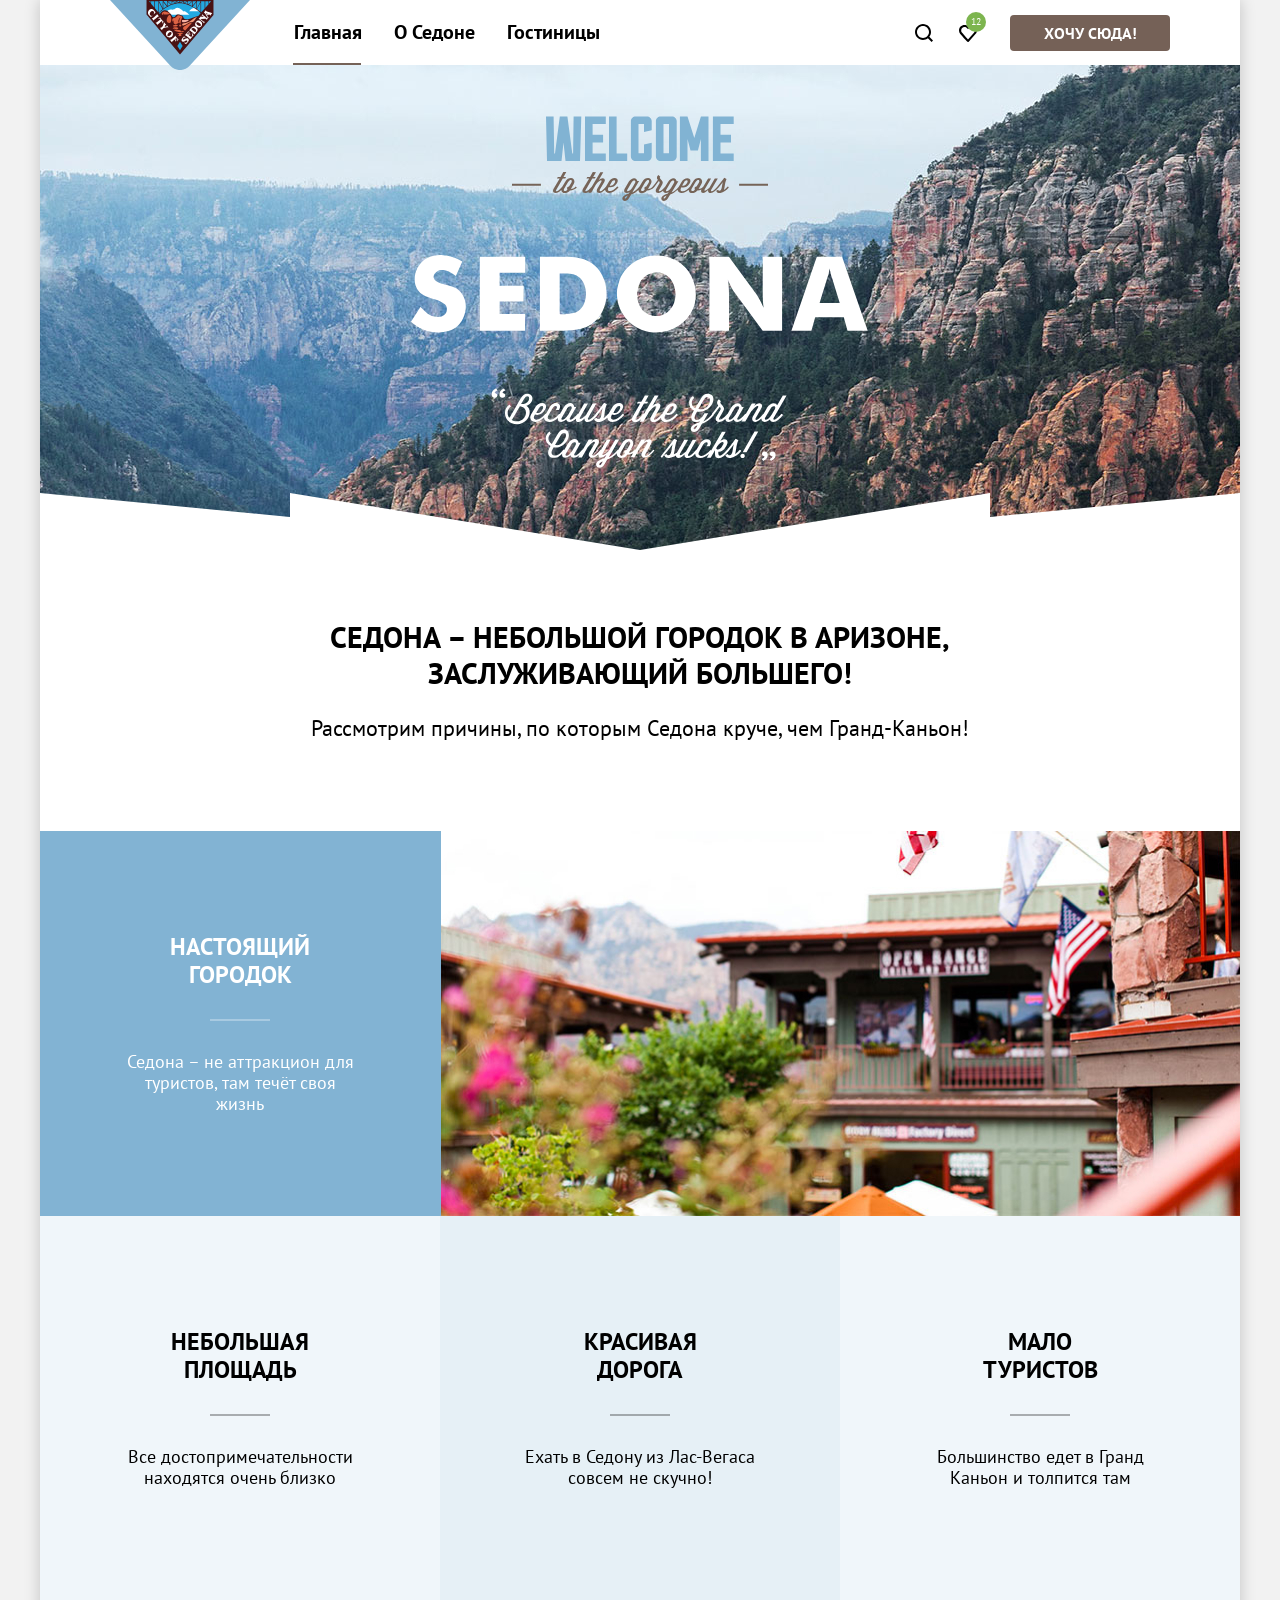
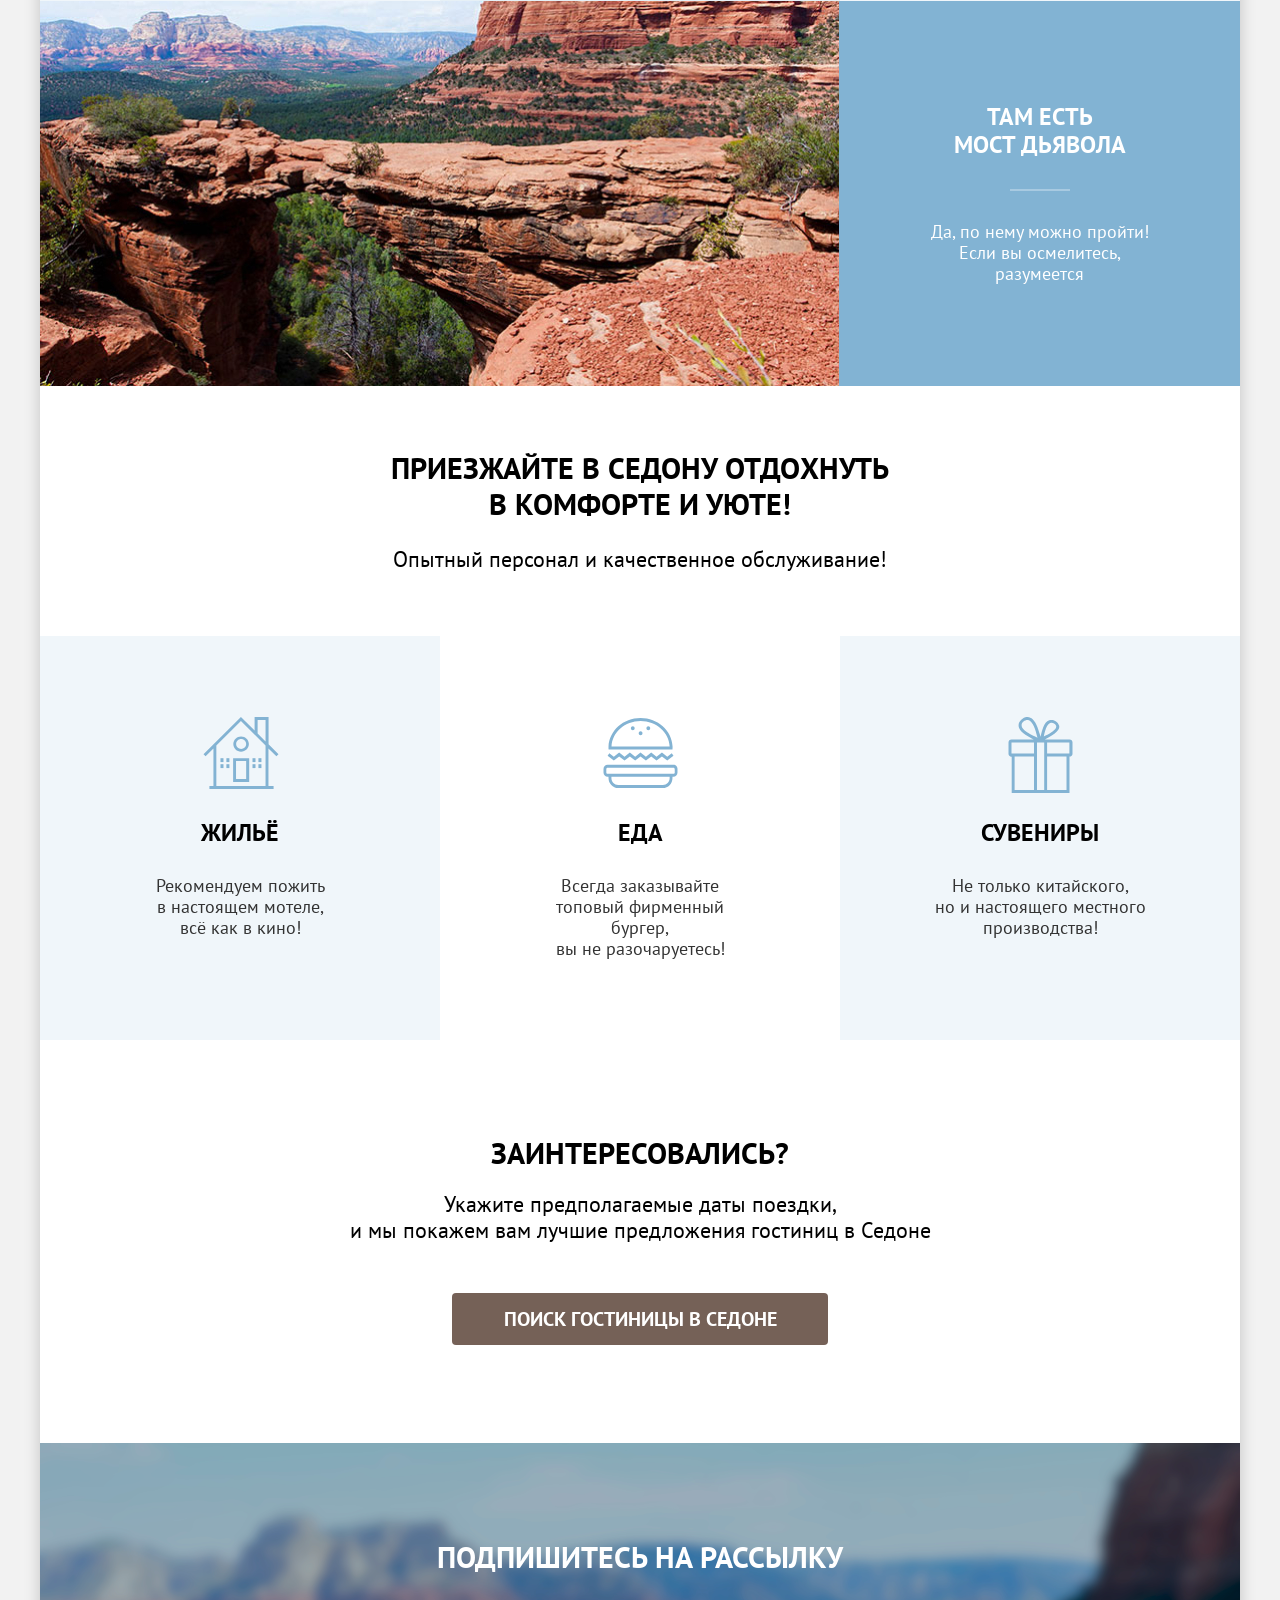
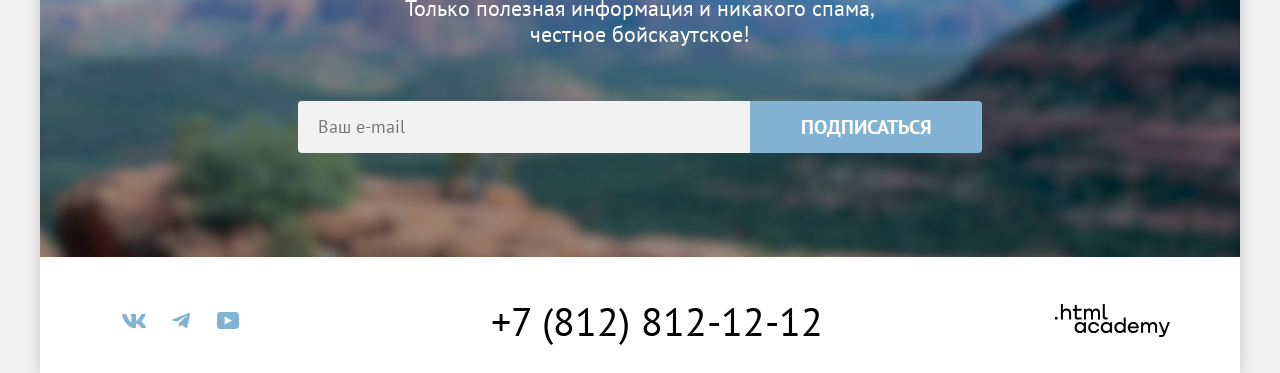
<file: 1/index.html>
<!DOCTYPE html>
<html lang="ru">

  <head>
    <meta charset="utf-8">
    <title>HTML Academy: Седона</title>
    <link rel="icon" href="favicon.ico">
    <link rel="stylesheet" href="styles/styles.css">
    <base href="https://htmlacademy-htmlcss.github.io/2654361-sedona-2/1/">
</head>

  <body class="page-container">
    <header class="page-header">
      <!--Блок с навигацией-->
      <nav class="navigation">
        <a class="navigation-logo" href="index.html">
          <img class="page-heder-logo" src="images/logo.svg" width="140" height="70" alt="Логотип Седоны">
        </a>
        <ul class="navigation-list">
          <li class="navigation-item">
            <a class="navigation-link navigation-link-current" href="index.html">Главная</a>
          </li>
          <li class="navigation-item">
            <a class="navigation-link" href="#">О Седоне</a>
          </li>
          <li class="navigation-item">
            <a class="navigation-link" href="catalog.html">Гостиницы</a>
          </li>
        </ul>
        <!--Блок пользователя - поиск, избранное, ссылка на бронь-->
        <ul class="navigation-user">
          <li class="navigation-user-item">
            <a class="navigation-user-link navigation-user-link-search" href="#">
              <svg width="18" height="18" viewBox="0 0 18 18" fill="none" xmlns="http://www.w3.org/2000/svg">
                <path
                  d="M18 16.5083L14.3 12.8287C15.3 11.5359 16 9.8453 16 7.9558C16 3.58011 12.4 0 8 0C3.6 0 0 3.67956 0 8.05525C0 12.4309 3.6 16.011 8 16.011C9.8 16.011 11.5 15.4144 12.9 14.3204L16.6 18L18 16.5083ZM8 14.0221C4.7 14.0221 2 11.337 2 8.05525C2 4.77348 4.7 2.0884 8 2.0884C11.3 2.0884 14 4.77348 14 8.05525C14 11.337 11.3 14.0221 8 14.0221Z"
                  fill="black" />
              </svg>

              <span class="visually-hidden">Поиск</span>
            </a>
          </li>
          <li class="navigation-user-item">
            <a class="navigation-user-link navigation-user-link-favorite" href="#">
              <svg width="18" height="17" viewBox="0 0 18 17" fill="none" xmlns="http://www.w3.org/2000/svg">
                <path
                  d="M8.9 17C8.6 17 8.3 16.9 8.1 16.6C2.7 10.5 1.4 9.1 1.1 8.7C0.4 7.8 0 6.6 0 5.4C0 2.4 2.4 0 5.5 0C6.8 0 8 0.5 9 1.3C10 0.5 11.3 0 12.5 0C15.5 0 18 2.4 18 5.4C18 6.7 17.5 7.9 16.7 8.8L9.7 16.7C9.5 16.9 9.3 17 8.9 17ZM2.9 7.5C3.2 7.9 6.4 11.5 9 14.4L15.2 7.4C15.7 6.9 15.9 6.2 15.9 5.4C15.9 3.6 14.4 2.1 12.6 2.1C11.6 2.1 10.6 2.6 9.9 3.4C9.6 3.7 9.3 3.8 9 3.8C8.7 3.8 8.4 3.6 8.2 3.4C7.5 2.6 6.5 2.1 5.5 2.1C3.7 2.1 2.2 3.6 2.2 5.4C2.1 6.3 2.5 7 2.9 7.5C2.8 7.5 2.8 7.5 2.9 7.5Z"
                  fill="black" />
              </svg>

              <span class="visually-hidden">Избранное</span>
              <span class="favorite-icon-heart">12</span>
            </a>
          </li>
          <li class="navigation-user-item">
            <a class="header-button" href="#">Хочу сюда!</a>
          </li>

        </ul>
      </nav>
    </header>

    <!-- Приветственный блок -->
    <main class="main-container main-index">

      <section class="hero">
        <h1 class="visually-hidden">Добро пожаловать в Седону, в городок в Аризоне</h1>
        <img class="hero-img" src="images/welcome.svg" width="458" height="352"
          alt="Welcome to the gorgeous Sedona because the Grand Canyon sucks!">
      </section>
      <section class="advantages">
        <!-- Преимущества и туристические плюшки-->
        <h2 class="tagline">Седона &ndash; небольшой городок в&nbsp;Аризоне, <br>заслуживающий большего!</h2>
        <p class="slogan">Рассмотрим причины, по которым Седона круче, чем Гранд-Каньон!</p>
        <ul class="advantages-list">
          <li class="advantages-item advantages-item-full">
            <div class="advantages-item-wrapper">
              <h3>Настоящий городок</h3>
              <p>Седона &ndash; не аттракцион для <br>туристов, там течёт своя <br>жизнь</p>
            </div>
            <img class="advantages-img" src="images/advantages-hotel.jpg" width="800" height="385"
              alt="Гостиничные дома с цветущими кустарниками на фоне гор">
          </li>
          <li class="advantages-item advantages-item-light-blue">
            <h3>Небольшая <br>площадь</h3>
            <p>Все достопримечательности <br>находятся очень близко</p>
          </li>
          <li class="advantages-item advantages-item-blue">
            <h3>Красивая <br>дорога</h3>
            <p>Ехать в Седону из Лас-Вегаса <br>совсем не скучно!</p>
          </li>
          <li class="advantages-item advantages-item-light-blue">
            <h3>Мало <br>туристов</h3>
            <p>Большинство едет в Гранд <br>Каньон и толпится там</p>
          </li>
          <li class="advantages-item advantages-item-full">
            <div class="advantages-item-wrapper">
              <h3>Там есть <br>мост дьявола</h3>
              <p>Да, по нему можно пройти! <br>Если вы осмелитесь, <br>разумеется</p>
            </div>
            <img class="advantages-img" src="images/advantages-bridge.jpg" width="800" height="385"
              alt="Каньон Оук-Крик на фоне долины и Мост дьявола">
          </li>
        </ul>
      </section>
      <!-- Приезжайте -->
      <section class="infrastructure">
        <h2 class="tagline">Приезжайте в Седону отдохнуть <br>в комфорте и уюте!</h2>
        <p class="invitation">Опытный персонал и качественное обслуживание!</p>
        <!-- Приглашение и инфраструктура -->
        <ul class="infrastructure-list">
          <li class="infrastructure-item infrastructure-item-hotel">
            <h3 class="infrastructure-title">Жильё</h3>
            <p class="infrastructure-desc infrastructure-desc-icon">Рекомендуем пожить в&nbsp;настоящем мотеле,<br>
              всё как в кино!
            </p>

          </li>
          <li class="infrastructure-item infrastructure-item-burger">
            <h3 class="infrastructure-title">Еда</h3>
            <p class="infrastructure-desc infrastructure-desc-icon">Всегда заказывайте <br>топовый фирменный бургер,<br>
              вы не разочаруетесь!</p>
          </li>
          <li class="infrastructure-item infrastructure-item-gift">
            <h3 class="infrastructure-title">Сувениры</h3>
            <p class="infrastructure-desc">Не только китайского, <br>но и настоящего местного <br>производства!</p>
          </li>
        </ul>
      </section>
      <!-- Поиск гостиниц и подписка -->
      <section class="search">
        <h2 class="search-title">Заинтересовались?</h2>
        <p class="search-desc">Укажите предполагаемые даты поездки, <br>и мы покажем вам лучшие предложения гостиниц в
          Седоне</p>
        <a class="search-button" href="#">Поиск гостиницы в Седоне</a>
      </section>
      <!--Рассылка-->
      <section class="subscribe">
        <h2 class="subscribe-title">Подпишитесь на рассылку</h2>
        <p class="subscribe-desc">Только полезная информация и никакого спама, <br>честное бойскаутское!</p>
        <form class="subscribe-form" action="https://echo.htmlacademy.ru/" method="get">
          <label class="subscribe-field-label" for="email">
            <span class="visually-hidden">Введите ваш e-mail</span>
            <input class="subscribe-field" id="email" type="email" placeholder="Ваш e-mail" name="email" required>
          </label>
          <button class="button-subscribe" type="submit">Подписаться</button>
        </form>
      </section>
    </main>
    <!-- Подвал -->
    <footer class="page-footer page-container">
      <section class="footer-social">
        <h2 class="visually-hidden">О Седоне - в социальных сетях</h2>
        <ul class="footer-social-list">
          <li class="footer-social-item">
            <a class="footer-social-link" href="#">
              <svg width="24" height="14" viewBox="0 0 24 14" fill="currentColor" xmlns="http://www.w3.org/2000/svg">
                <path fill-rule="evenodd" clip-rule="evenodd"
                  d="M23.45 0.948C23.616 0.402 23.45 0 22.655 0H20.03C19.362 0 19.054 0.347 18.887 0.73C18.887 0.73 17.552 3.926 15.661 6.002C15.049 6.604 14.771 6.795 14.437 6.795C14.27 6.795 14.019 6.604 14.019 6.057V0.948C14.019 0.292 13.835 0 13.279 0H9.151C8.734 0 8.483 0.304 8.483 0.593C8.483 1.214 9.429 1.358 9.526 3.106V6.904C9.526 7.737 9.373 7.888 9.039 7.888C8.149 7.888 5.984 4.677 4.699 1.003C4.45 0.288 4.198 0 3.527 0H0.9C0.15 0 0 0.347 0 0.73C0 1.412 0.89 4.8 4.145 9.281C6.315 12.341 9.37 14 12.153 14C13.822 14 14.028 13.632 14.028 12.997V10.684C14.028 9.947 14.186 9.8 14.715 9.8C15.105 9.8 15.772 9.992 17.33 11.467C19.11 13.216 19.403 14 20.405 14H23.03C23.78 14 24.156 13.632 23.94 12.904C23.702 12.18 22.852 11.129 21.725 9.882C21.113 9.172 20.195 8.407 19.916 8.024C19.527 7.533 19.638 7.314 19.916 6.877C19.916 6.877 23.116 2.451 23.449 0.948H23.45Z"
                  fill="#83B3D3" />
              </svg>
              <span class="visually-hidden">ВКонтакте</span>
            </a>
          </li>
          <li class="footer-social-item">
            <a class="footer-social-link" href="https://t.me/htmlacademy">
              <svg width="18" height="16" viewBox="0 0 18 16" fill="currentColor" xmlns="http://www.w3.org/2000/svg">
                <path
                  d="M16.785 0.0992597L0.840489 6.24776C-0.247661 6.68481 -0.241365 7.29184 0.640845 7.56253L4.73445 8.83953L14.2058 2.8637C14.6537 2.59121 15.0629 2.7378 14.7265 3.03636L7.05283 9.96185H7.05103L7.05283 9.96275L6.77045 14.1823C7.18413 14.1823 7.36669 13.9925 7.59871 13.7686L9.58705 11.8351L13.7229 14.89C14.4855 15.31 15.0332 15.0941 15.2229 14.1841L17.9379 1.38885C18.2158 0.274623 17.5126 -0.229883 16.785 0.0992597Z"
                  fill="#83B3D3" />
              </svg>
              <span class="visually-hidden">Telegram</span>
            </a>
          </li>
          <li class="footer-social-item">
            <a class="footer-social-link" href="#">
              <svg width="22" height="17" viewBox="0 0 22 17" fill="currentColor" xmlns="http://www.w3.org/2000/svg">
                <path
                  d="M18.607 0H3.17413C1.31343 0 0 1.59375 0 3.4V13.4937C0 15.4062 1.31343 17 3.17413 17H18.8259C20.4677 17 22 15.4062 22 13.6V3.4C21.7811 1.59375 20.4677 0 18.607 0ZM7.66169 12.5375V4.4625L14.995 8.5L7.66169 12.5375Z"
                  fill="#83B3D3" />
              </svg>
              <span class="visually-hidden">YouTube</span>
            </a>
          </li>
        </ul>
      </section>
      <section class="footer-contacts">
        <h2 class="visually-hidden">Контакты</h2>
        <a class="footer-phone" href="tel:+78128121212">+7 (812) 812-12-12</a>
      </section>
      <a class="copyright" href="https://htmlacademy.ru/intensive/htmlcss">
        <span class="visually-hidden">Сделано в HTML Academy</span>
        <svg width="115" height="33" viewBox="0 0 115 33" fill="currentColor" xmlns="http://www.w3.org/2000/svg">
          <path d="M0 12.9V15.5H2.5V12.9H0Z" fill="black" />
          <path
            d="M11.6 4.5C10 4.5 8.8 5.2 8 6.2H7.9V0H5.9V15.5H7.9V10.2C7.9 8.1 9.2 6.6 11.2 6.6C13 6.6 14.1 8 14.1 9.8V15.5H16.1V9.4C16.2 6.4 14.3 4.5 11.6 4.5Z"
            fill="black" />
          <path
            d="M26.6 4.8H21.8V1.1H19.8V4.9H17.9V6.9H19.8V12.9C19.8 14.6 20.8 15.6 22.5 15.6H26.6V13.6H22.9C22.2 13.6 21.8 13.2 21.8 12.5V6.8H26.6V4.8Z"
            fill="black" />
          <path
            d="M41.1 4.6C39.5 4.6 38.2 5.4 37.6 6.7H37.5C36.9 5.5 35.7 4.6 34.1 4.6C32.7 4.6 31.6 5.4 31 6.4H30.9V4.8H29V15.4H31V10C31 8 32 6.5 33.6 6.5C35.1 6.5 36 7.5 36 9.1V15.4H38V9.8C38 7.4 39.4 6.5 40.6 6.5C42.1 6.5 43 7.5 43 9.1V15.4H45V8.9C45.1 6.4 43.6 4.6 41.1 4.6Z"
            fill="black" />
          <path d="M47.8 12.7C47.8 14.4 48.8 15.4 50.6 15.4H52.6V13.4H50.9C50.2 13.4 49.8 13 49.8 12.3V0H47.8V12.7Z"
            fill="black" />
          <path
            d="M28.9 19.7C28 18.6 26.7 17.9 25 17.9C21.9 17.9 19.6 20.2 19.6 23.5C19.6 26.8 21.9 29.1 25 29.1C26.8 29.1 28 28.3 28.8 27.2H28.9V28.8H30.9V18.2H28.9V19.7ZM25.3 27.1C23.1 27.1 21.7 25.5 21.7 23.5C21.7 21.5 23.1 19.9 25.3 19.9C27.5 19.9 28.9 21.5 28.9 23.5C28.9 25.4 27.5 27.1 25.3 27.1Z"
            fill="black" />
          <path
            d="M44.2 22C43.7 19.6 41.6 17.9 38.8 17.9C35.4 17.9 33.2 20.4 33.2 23.5C33.2 26.6 35.4 29.1 38.8 29.1C41.6 29.1 43.7 27.3 44.2 24.9H42.1C41.7 26.2 40.4 27.2 38.8 27.2C36.6 27.2 35.2 25.6 35.2 23.6C35.2 21.6 36.6 20 38.8 20C40.4 20 41.6 21 42.1 22.2H44.2V22Z"
            fill="black" />
          <path
            d="M55.1 19.7C54.2 18.6 52.9 17.9 51.2 17.9C48.1 17.9 45.8 20.2 45.8 23.5C45.8 26.8 48.1 29.1 51.2 29.1C53 29.1 54.2 28.3 55 27.2H55.1V28.8H57.1V18.2H55.1V19.7ZM51.5 27.1C49.3 27.1 47.9 25.5 47.9 23.5C47.9 21.5 49.3 19.9 51.5 19.9C53.7 19.9 55.1 21.5 55.1 23.5C55.1 25.4 53.6 27.1 51.5 27.1Z"
            fill="black" />
          <path
            d="M68.7 19.8C67.8 18.7 66.5 17.9 64.8 17.9C61.7 17.9 59.4 20.2 59.4 23.5C59.4 26.8 61.6 29.1 64.8 29.1C66.5 29.1 67.8 28.3 68.6 27.3H68.7V28.8H70.7V13.4H68.7V19.8ZM65.1 27.1C62.9 27.1 61.5 25.5 61.5 23.5C61.5 21.5 62.9 19.9 65.1 19.9C67.3 19.9 68.7 21.5 68.7 23.5C68.6 25.5 67.2 27.1 65.1 27.1Z"
            fill="black" />
          <path
            d="M78.3 17.9C75 17.9 72.8 20.4 72.8 23.5C72.8 26.5 74.9 29.1 78.3 29.1C80.8 29.1 82.8 27.8 83.5 25.5H81.4C80.9 26.5 79.8 27.1 78.4 27.1C76.5 27.1 75.1 25.8 75 24.2H83.8C84 20.6 81.8 17.9 78.3 17.9ZM78.3 19.8C80 19.8 81.3 20.8 81.6 22.4H75.1C75.4 20.9 76.6 19.8 78.3 19.8Z"
            fill="black" />
          <path
            d="M98.2 17.9C96.6 17.9 95.3 18.7 94.6 19.9H94.5C93.9 18.7 92.7 17.9 91.1 17.9C89.7 17.9 88.6 18.6 88 19.7V18.2H86.1V28.8H88.1V23.4C88.1 21.4 89.1 20 90.7 19.9C92.2 19.9 93.1 20.9 93.1 22.5V28.8H95.1V23.2C95.1 20.8 96.5 19.9 97.7 19.9C99.2 19.9 100.1 20.9 100.1 22.5V28.8H102.1V22.3C102.2 19.7 100.7 17.9 98.2 17.9Z"
            fill="black" />
          <path
            d="M109.4 27L105.8 18.1H103.6L108.4 29.7C108.1 30.6 107.7 30.9 106.7 30.9H104.2V32.9H106.7C108.5 32.9 109.5 32.1 110.2 30.3L114.9 18.1H112.8L109.4 27Z"
            fill="black" />
        </svg>

      </a>
    </footer>

    <div class="modal-container modal-container-close">
      <div class="modal modal-search">
        <button class="modal-close-button" type="button">
          <span class="visually-hidden">Закрыть.</span>
        </button>
        <section class="modal-content">
          <h2 class="modal-title">Поиск гостиницы в седоне</h2>
          <form class="modal-form" action="https://echo.htmlacademy.ru/" method="post">
            <div class="field-group">
              <label class="modal-form-label" for="arrival-date"><b>Дата заезда:</b></label>
              <input class="modal-form-field" id="arrival-date" type="text" name="arrival-date" value="27 апреля 2020"
                placeholder="Укажите дату" required>
              <span class="modal-text modal-text-error">Мы не можем отправить вас в прошлое.</span>
            </div>
            <div class="field-group">
              <label class="modal-form-label" for="departure-date"><b>Дата выезда:</b></label>
              <input class="modal-form-field" id="departure-date" type="text" name="departure-date"
                value="1 сентября 2023" placeholder="Укажите дату" required>
              <span class="modal-text">На эти даты есть свободные номера. Пока есть.</span>
            </div>
            <div class="modal-form-quantity">
              <label class="modal-form-label" for="adults"><b>Взрослые:</b></label>
              <div class="modal-form-field-wrapper">
                <button class="modal-form-field-button modal-form-field-minus" type="button">
                  <svg class="modal-form-field-icon" aria-hidden="true" focusable="false" fill="currentColor" role="img"
                    aria-label="Знак минус." xmlns="http://www.w3.org/2000/svg" width="21" height="20"
                    viewBox="0 0 21 20">
                    <path d="M3.393 9v2h14V9h-14Z" />
                  </svg>
                </button>
                <input class="modal-form-field-count" id="adults" type="number" name="adults" min="1" value="2">
                <button class="modal-form-field-button modal-form-field-plus" type="button">
                  <svg class="modal-form-field-icon" aria-hidden="true" focusable="false" fill="currentColor" role="img"
                    aria-label="Знак плюс." xmlns="http://www.w3.org/2000/svg" width="20" height="20"
                    viewBox="0 0 20 20">
                    <path d="M17 9h-6V3H9v6H3v2h6v6h2v-6h6V9Z" />
                  </svg>
                </button>
              </div>
            </div>
            <div class="modal-form-quantity">
              <div class="modal-form-wrapper-kids">
                <label class="modal-form-label" for="kids"><b>Дети:</b></label>
                <span class="visually-hidden">Укажите количество детей от 6 до 18 лет.</span>
                <div class="tooltip-wrapper">
                  <button class="tooltip" type="button" aria-labelledby="tooltip-label-date">
                    <svg class="tooltip-icon" xmlns="http://www.w3.org/2000/svg" width="20" height="20"
                      fill="currentColor" role="img" aria-label="Знак подсказки." viewBox="0 0 20 20">
                      <path fill-rule="evenodd" d="M9 4h2v2H9V4Zm2 12H9V7h2v9Z" clip-rule="evenodd" />
                    </svg>
                  </button>
                  <p class="tooltip-text" role="tooltip" id="tooltip-label-date">Укажите количество детей, которые будут
                    с вами, возраст которых от 6 до 18 лет. Дети до 6 лет размещаются бесплатно.</p>
                </div>
              </div>
              <div class="modal-form-field-wrapper">
                <button class="modal-form-field-button modal-form-field-minus" type="button">
                  <svg class="modal-form-field-icon" aria-hidden="true" focusable="false" fill="currentColor"
                    xmlns="http://www.w3.org/2000/svg" role="img" aria-label="Знак минус." width="21" height="20"
                    viewBox="0 0 21 20">
                    <path d="M3.393 9v2h14V9h-14Z" />
                  </svg>
                </button>
                <input class="modal-form-field-count" id="kids" type="number" name="kids" min="0" value="2">
                <button class="modal-form-field-button modal-form-field-plus" type="button">
                  <svg class="modal-form-field-icon" aria-hidden="true" focusable="false" fill="currentColor"
                    xmlns="http://www.w3.org/2000/svg" role="img" aria-label="Знак плюс." width="20" height="20"
                    viewBox="0 0 20 20">
                    <path d="M17 9h-6V3H9v6H3v2h6v6h2v-6h6V9Z" />
                  </svg>
                </button>
              </div>
            </div>
            <button class="modal-form-search" type="submit">Найти</button>
          </form>
        </section>
      </div>
    </div>
    <script src="js/scripts.js"></script>
  </body>

</html>
</file>
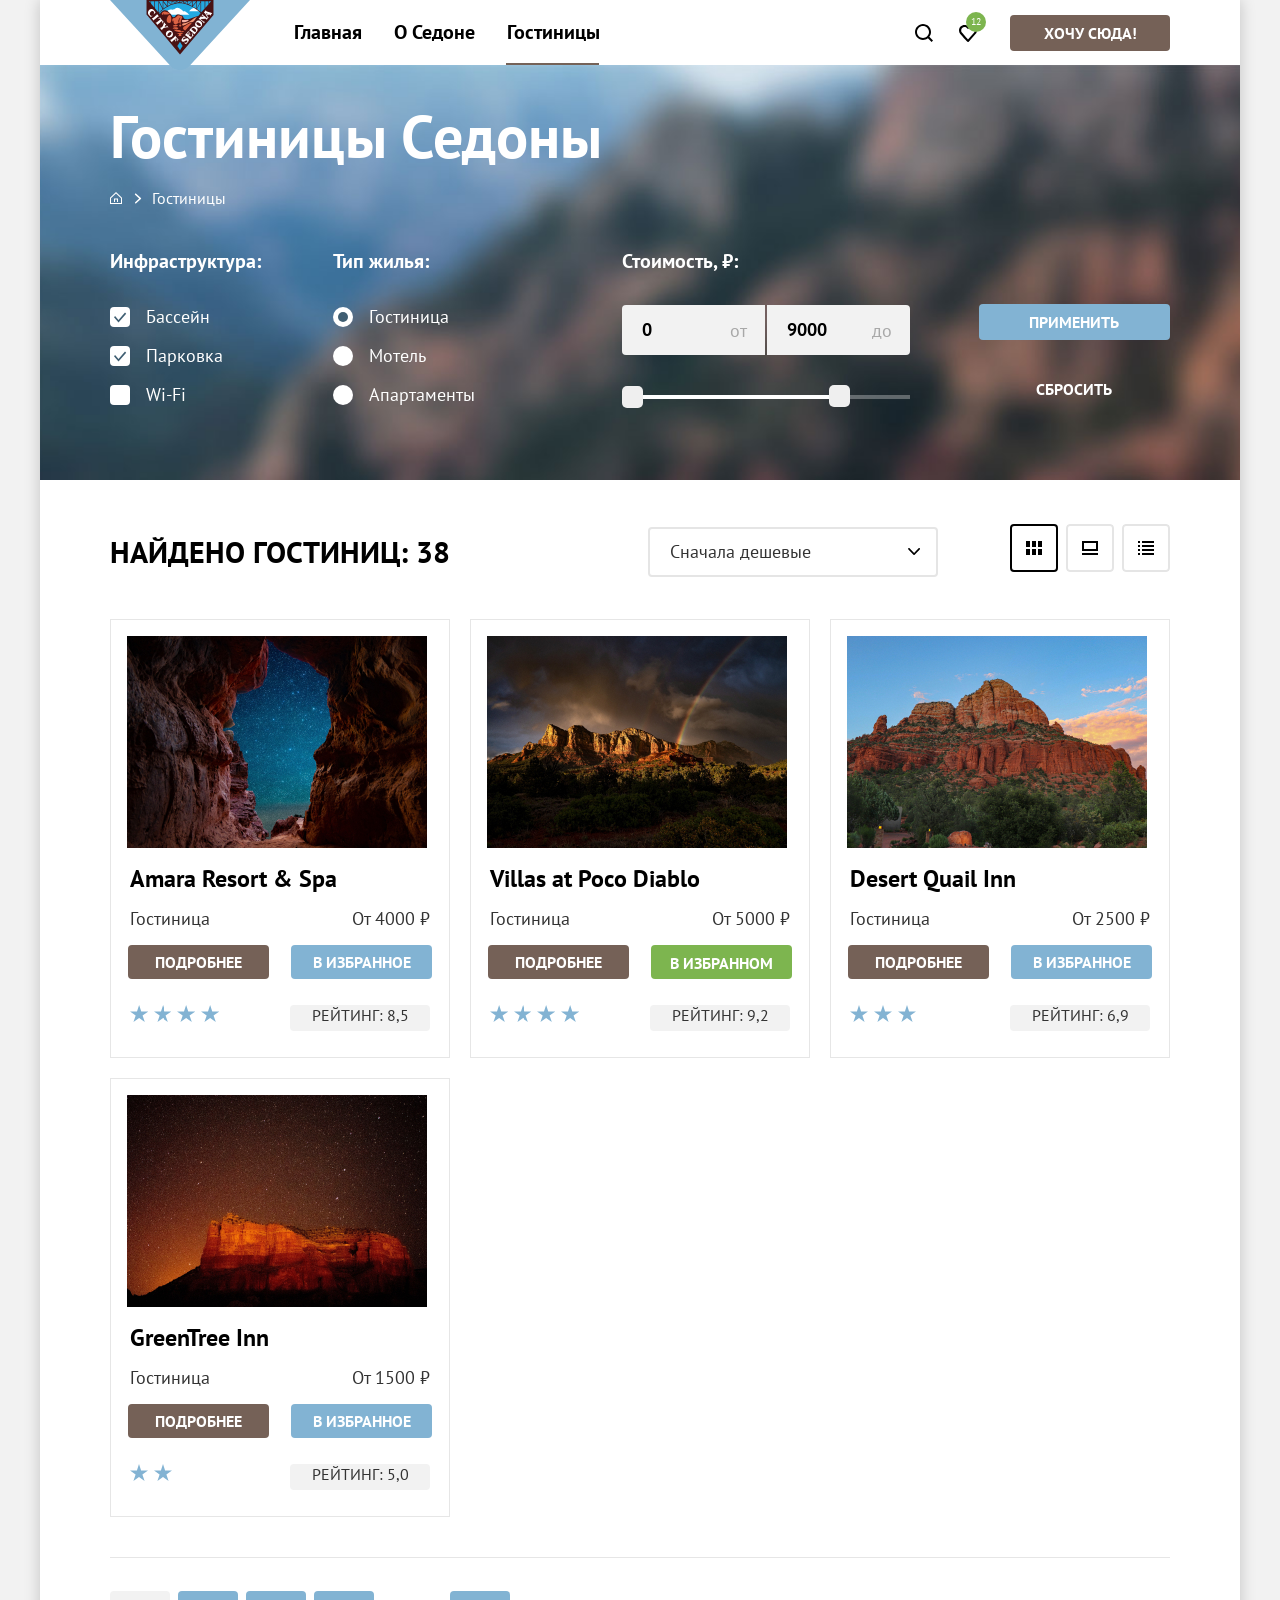
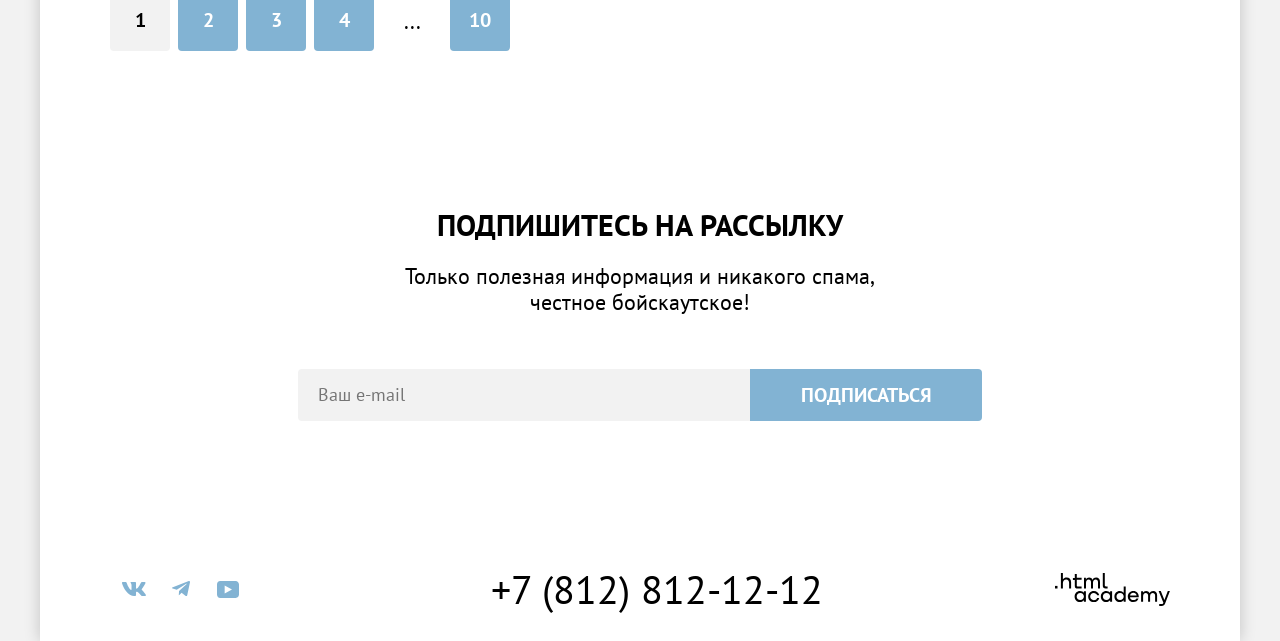
<file: 1/catalog.html>
<!DOCTYPE html>
<html lang="ru">

  <head>
    <meta charset="utf-8">
    <title>HTML Academy: Седона</title>
    <link rel="icon" href="favicon.ico">
    <link rel="stylesheet" href="styles/styles.css">
    <base href="https://htmlacademy-htmlcss.github.io/2654361-sedona-2/1/">
</head>

  <body class="page-container">
    <header class="page-header">
      <!--Блок с навигацией-->
      <nav class="navigation">
        <a class="navigation-logo" href="index.html">
          <img class="page-heder-logo" src="images/logo.svg" width="140" height="70" alt="Логотип Седоны">
        </a>
        <ul class="navigation-list">
          <li class="navigation-item">
            <a class="navigation-link" href="index.html">Главная</a>
          </li>
          <li class="navigation-item">
            <a class="navigation-link" href="#">О Седоне</a>
          </li>
          <li class="navigation-item">
            <a class="navigation-link navigation-link-current" href="catalog.html">Гостиницы</a>
          </li>
        </ul>
        <!--Блок пользователя - поиск, избранное, ссылка на бронь-->
        <ul class="navigation-user">
          <li class="navigation-user-item">
            <a class="navigation-user-link navigation-user-link-search" href="#">
              <svg width="18" height="18" viewBox="0 0 18 18" fill="currentColor" xmlns="http://www.w3.org/2000/svg">
                <path
                  d="M18 16.5083L14.3 12.8287C15.3 11.5359 16 9.8453 16 7.9558C16 3.58011 12.4 0 8 0C3.6 0 0 3.67956 0 8.05525C0 12.4309 3.6 16.011 8 16.011C9.8 16.011 11.5 15.4144 12.9 14.3204L16.6 18L18 16.5083ZM8 14.0221C4.7 14.0221 2 11.337 2 8.05525C2 4.77348 4.7 2.0884 8 2.0884C11.3 2.0884 14 4.77348 14 8.05525C14 11.337 11.3 14.0221 8 14.0221Z"
                  fill="black" />
              </svg>

              <span class="visually-hidden">Поиск</span>
            </a>
          </li>
          <li class="navigation-user-item">
            <a class="navigation-user-link navigation-user-link-favorite" href="#">
              <svg width="18" height="17" viewBox="0 0 18 17" fill="currentColor" xmlns="http://www.w3.org/2000/svg">
                <path
                  d="M8.9 17C8.6 17 8.3 16.9 8.1 16.6C2.7 10.5 1.4 9.1 1.1 8.7C0.4 7.8 0 6.6 0 5.4C0 2.4 2.4 0 5.5 0C6.8 0 8 0.5 9 1.3C10 0.5 11.3 0 12.5 0C15.5 0 18 2.4 18 5.4C18 6.7 17.5 7.9 16.7 8.8L9.7 16.7C9.5 16.9 9.3 17 8.9 17ZM2.9 7.5C3.2 7.9 6.4 11.5 9 14.4L15.2 7.4C15.7 6.9 15.9 6.2 15.9 5.4C15.9 3.6 14.4 2.1 12.6 2.1C11.6 2.1 10.6 2.6 9.9 3.4C9.6 3.7 9.3 3.8 9 3.8C8.7 3.8 8.4 3.6 8.2 3.4C7.5 2.6 6.5 2.1 5.5 2.1C3.7 2.1 2.2 3.6 2.2 5.4C2.1 6.3 2.5 7 2.9 7.5C2.8 7.5 2.8 7.5 2.9 7.5Z"
                  fill="black" />
              </svg>

              <span class="visually-hidden">Избранное</span>
              <span class="favorite-icon-heart">12</span>
            </a>
          </li>
          <li class="navigation-user-item">
            <a class="header-button" href="#">Хочу сюда!</a>
          </li>
        </ul>
      </nav>
    </header>
    <!--Гостиницы Седоны: фильтр -->
    <header class="catalog-header">
      <h1 class="catalog-header-title">Гостиницы Седоны</h1>
      <ul class="breadcrumbs">
        <li class="breadcrumbs-item">
          <a class="breadcrumbs-home-link" href="index.html">
            <span class="visually-hidden">Главная</span>
            <svg width="12" height="12" viewBox="0 0 12 12" fill="none" xmlns="http://www.w3.org/2000/svg">
              <path d="M6 0L0 5.80006V12.0001H12V5.80006L6 0ZM11 11.0001H1V6.20005L6 1.4L11 6.20005V11.0001Z"
                fill="white" />
              <path d="M4 10.0001H5V7.50005H7V10.0001H8V6.50005H4V10.0001Z" fill="white" />
            </svg>
          </a>
        </li>
        <li class="breadcrumbs-item">
          <a class="breadcrumbs-link">Гостиницы</a>
        </li>
      </ul>
      <section class="filters">
        <h2 class="visually-hidden">Фильтр</h2>
        <form class="hotel-catalog-filter" action="https://echo.htmlacademy.ru/" method="get">
          <h3 class="visually-hidden">Фильтр слева, чек-боксы и радиокнопки</h3>
          <!--Инфраструктура, чекбоксы, множественный выбор-->
          <fieldset class="catalog-filter-group catalog-filter-infrastructure">
            <legend class="catalog-filter-title">Инфраструктура:</legend>
            <ul class="catalog-filter-list">
              <li class="catalog-filter-item">
                <label class="control">
                  <input class="visually-hidden control-input" type="checkbox" name="pool" checked>
                  <span class="control-mark"></span>
                  <span class="control-label">Бассейн</span>
                </label>
              </li>
              <li class="catalog-filter-item">
                <label class="control">
                  <input class="visually-hidden control-input" type="checkbox" name="parking" checked>
                  <span class="control-mark"></span>
                  <span class="control-label">Парковка</span>
                </label>
              </li>
              <li class="catalog-filter-item">
                <label class="control">
                  <input class="visually-hidden control-input" type="checkbox" name="wi-fi">
                  <span class="control-mark"></span>
                  <span class="control-label">Wi-Fi</span>
                </label>
              </li>
            </ul>
          </fieldset>
          <!--Тип жилья, радиокнопки, единственный выбор-->
          <fieldset class="catalog-filter-group catalog-filter-accommodation">
            <legend class="catalog-filter-title">Тип жилья:</legend>
            <ul class="catalog-filter-list">
              <li class="catalog-filter-item">
                <label class="control">
                  <input class="visually-hidden control-input" type="radio" name="accommodations" value="hotels"
                    checked>
                  <span class="control-mark"></span>
                  <span class="control-label">Гостиница</span>
                </label>
              </li>
              <li class="catalog-filter-item">
                <label class="control">
                  <input class="visually-hidden control-input" type="radio" name="accommodations" value="motel">
                  <span class="control-mark"></span>
                  <span class="control-label">Мотель</span>
                </label>
              </li>
              <li class="catalog-filter-item">
                <label class="control">
                  <input class="visually-hidden control-input" type="radio" name="accommodations" value="apartments">
                  <span class="control-mark"></span>
                  <span class="control-label">Апартаменты</span>
                </label>
              </li>
            </ul>
          </fieldset>
          <h3 class="visually-hidden">Фильтр справа, стоимость и кнопки применения и сброса</h3>
          <fieldset class="catalog-filter-group catalog-filter-price">
            <!--Фильтр стоимости: поля для ввода нижней и верхней границы, бегунок-->
            <legend class="catalog-filter-title">Стоимость, ₽:</legend>
            <div class="price-range">
              <ul class="price-range-list">
                <li class="price-range-input">
                  <input class="range-input range-input-min" type="number" name="min-value" value="0" id="range-input-min">
                  <label class="filter-price-range" for="range-input-min">от</label>
                </li>
                <li class="price-range-input">
                  <input class="range-input range-input-max" type="number" name="max-value" value="9000" id="range-input-max">
                  <label class="filter-price-range" for="range-input-max">до</label>
                </li>
              </ul>
            </div>
            <div class="range-slider-value">
              <div class="range-slider-point">
                <button class="range-slider value-min" type="button">
                  <span class="visually-hidden">Нижняя граница стоимости</span>
                </button>
                <button class="range-slider value-max" type="button">
                  <span class="visually-hidden">Верхняя граница стоимости</span>
                </button>
              </div>
            </div>
          </fieldset>
          <div class="filter-button-form">
            <button class="catalog-filter-submit" type="submit">Применить</button>
            <button class="catalog-filter-reset" type="reset">Сбросить</button>
          </div>
        </form>
      </section>
    </header>
    <!--Результаты поиска-->
    <section class="catalog">
      <div class="catalog-result">
        <h2 class="catalog-search-title">Найдено гостиниц: 38</h2>
        <div class="select-wrapper">
          <select class="select-control" aria-label="Сортировка">
            <option class="select-control-text" value="cheap">Сначала дешевые</option>
            <option class="select-control-text">Сначала дорогие</option>
          </select>
        </div>
        <ul class="buttons-view">
          <li class="buttons-view-item-current">
            <a class="buttons-view-tile buttons-view-tile-current" href="?view=tile">
              <span class="visually-hidden">Плитка</span>
            </a>
          </li>
          <li class="buttons-view-item">
            <a class="buttons-view-card" href="?view=card">
              <span class="visually-hidden">Карточка</span>
            </a>
          </li>
          <li class="buttons-view-item">
            <a class="buttons-view-list" href="?view=list">
              <span class="visually-hidden">Список</span>
            </a>
          </li>
        </ul>
      </div>
      <!--Каталог гостиниц: карточки-->
      <ul class="product-list">
        <li class="product-cards">
          <a class="product-card-link" href="#">
            <img class="product-card-img" src="images/hotels/amara.jpg" width="300" height="212"
              alt="Ночной вид на карьер">
            <h3 class="product-card-title">Amara Resort & Spa</h3>
            <div class="product-cards-wrapper">
              <p class="product-card-type">Гостиница</p>
              <p class="product-card-cost">От 4000 ₽</p>
            </div>
          </a>
          <a class="product-card-button-about" href="#">Подробнее</a>
          <a class="add-button-favorite" href="#">В избранное</a>
          <p class="product-stars product-stars-four icon-star"><span class="visually-hidden">4 звезды</span></p>
          <p class="product-card-reiting">Рейтинг: 8,5</p>
        </li>
        <li class="product-cards">
          <a class="product-card-link" href="#">
            <img class="product-card-img" src="images/hotels/poco-diablo.jpg" width="300" height="212"
              alt="Вид на каньон с радугой после грозы">
            <h3 class="product-card-title">Villas at Poco Diablo</h3>
            <div class="product-cards-wrapper">
              <p class="product-card-type">Гостиница</p>
              <p class="product-card-cost">От 5000 ₽</p>
            </div>
          </a>
          <a class="product-card-button-about" href="#">Подробнее</a>
          <a class="added-button-favorite" href="#">В избранном</a>
          <p class="product-stars product-stars-four icon-star"><span class="visually-hidden">4 звезды</span></p>
          <p class="product-card-reiting">Рейтинг: 9,2</p>
        </li>
        <li class="product-cards">
          <a class="product-card-link" href="#">
            <img class="product-card-img" src="images/hotels/desert-quai.jpg" width="300" height="212"
              alt="Каньон в свете дневного солнца">
            <h3 class="product-card-title">Desert Quail Inn</h3>
            <div class="product-cards-wrapper">
              <p class="product-card-type">Гостиница</p>
              <p class="product-card-cost">От 2500 ₽</p>
            </div>
          </a>
          <a class="product-card-button-about" href="#">Подробнее</a>
          <a class="add-button-favorite" href="#">В избранное</a>
          <p class="product-stars product-stars-three icon-star"><span class="visually-hidden">3 звезды</span></p>
          <p class="product-card-reiting">Рейтинг: 6,9</p>
        </li>
        <li class="product-cards">
          <a class="product-card-link" href="#">
            <img class="product-card-img" src="images/hotels/greentree.jpg" width="300" height="212"
              alt="Каньон на фоне ночного неба">
            <h3 class="product-card-title">GreenTree Inn</h3>
            <div class="product-cards-wrapper">
              <p class="product-card-type">Гостиница</p>
              <p class="product-card-cost">От 1500 ₽</p>
            </div>
          </a>
          <a class="product-card-button-about" href="#">Подробнее</a>
          <a class="add-button-favorite" href="#">В избранное</a>
          <p class="product-stars product-stars-two icon-star"><span class="visually-hidden">2 звезды</span></p>
          <p class="product-card-reiting">Рейтинг: 5,0</p>
        </li>
      </ul>
      <!--Пагинация-->
      <ul class="pagination">
        <li class="pagination-item">
          <a class="pagination-link pagination-current">1</a>
        </li>
        <li class="pagination-item">
          <a class="pagination-link" href="#">2</a>
        </li>
        <li class="pagination-item">
          <a class="pagination-link" href="#">3</a>
        </li>
        <li class="pagination-item">
          <a class="pagination-link" href="#">4</a>
        </li>
        <li class="pagination-item">
          <a class="pagination-link pagination-points" href="#">...</a>
        </li>
        <li class="pagination-item">
          <a class="pagination-link" href="#">10</a>
        </li>
      </ul>

    </section>

    <!--Рассылка-->
    <section class="subscribe subscribe-catalog">
      <h2 class="subscribe-title subscribe-title-catalog">Подпишитесь на рассылку</h2>
      <p class="subscribe-desc subscribe-desc-catalog">Только полезная информация и никакого спама,<br>честное
        бойскаутское!</p>
      <form class="subscribe-form" action="https://echo.htmlacademy.ru/" method="post">
        <label class="subscribe-field-label" for="email">
          <span class="visually-hidden">Введите ваш e-mail</span>
          <input class="subscribe-field" id="email" type="email" placeholder="Ваш e-mail" name="email" required>
        </label>
        <button class="button-subscribe" type="submit">Подписаться</button>
      </form>
    </section>
    <!-- Подвал -->
    <footer class="page-footer page-container">
      <section class="footer-social">
        <h2 class="visually-hidden">О Седоне - в социальных сетях</h2>
        <ul class="footer-social-list">
          <li class="footer-social-item">
            <a class="footer-social-link" href="#">
              <svg class="footer-social-icon" width="24" height="14" viewBox="0 0 24 14" fill="currentColor"
                xmlns="http://www.w3.org/2000/svg">
                <path fill-rule="evenodd" clip-rule="evenodd"
                  d="M23.45 0.948C23.616 0.402 23.45 0 22.655 0H20.03C19.362 0 19.054 0.347 18.887 0.73C18.887 0.73 17.552 3.926 15.661 6.002C15.049 6.604 14.771 6.795 14.437 6.795C14.27 6.795 14.019 6.604 14.019 6.057V0.948C14.019 0.292 13.835 0 13.279 0H9.151C8.734 0 8.483 0.304 8.483 0.593C8.483 1.214 9.429 1.358 9.526 3.106V6.904C9.526 7.737 9.373 7.888 9.039 7.888C8.149 7.888 5.984 4.677 4.699 1.003C4.45 0.288 4.198 0 3.527 0H0.9C0.15 0 0 0.347 0 0.73C0 1.412 0.89 4.8 4.145 9.281C6.315 12.341 9.37 14 12.153 14C13.822 14 14.028 13.632 14.028 12.997V10.684C14.028 9.947 14.186 9.8 14.715 9.8C15.105 9.8 15.772 9.992 17.33 11.467C19.11 13.216 19.403 14 20.405 14H23.03C23.78 14 24.156 13.632 23.94 12.904C23.702 12.18 22.852 11.129 21.725 9.882C21.113 9.172 20.195 8.407 19.916 8.024C19.527 7.533 19.638 7.314 19.916 6.877C19.916 6.877 23.116 2.451 23.449 0.948H23.45Z"
                  fill="#83B3D3" />
              </svg>
              <span class="visually-hidden">ВКонтакте</span>
            </a>
          </li>
          <li class="footer-social-item">
            <a class="footer-social-link" href="https://t.me/htmlacademy">
              <svg class="footer-social-icon" width="18" height="16" viewBox="0 0 18 16" fill="currentColor"
                xmlns="http://www.w3.org/2000/svg">
                <path
                  d="M16.785 0.0992597L0.840489 6.24776C-0.247661 6.68481 -0.241365 7.29184 0.640845 7.56253L4.73445 8.83953L14.2058 2.8637C14.6537 2.59121 15.0629 2.7378 14.7265 3.03636L7.05283 9.96185H7.05103L7.05283 9.96275L6.77045 14.1823C7.18413 14.1823 7.36669 13.9925 7.59871 13.7686L9.58705 11.8351L13.7229 14.89C14.4855 15.31 15.0332 15.0941 15.2229 14.1841L17.9379 1.38885C18.2158 0.274623 17.5126 -0.229883 16.785 0.0992597Z"
                  fill="#83B3D3" />
              </svg>
              <span class="visually-hidden">Telegram</span>
            </a>
          </li>
          <li class="footer-social-item">
            <a class="footer-social-link" href="#">
              <svg class="footer-social-icon" width="22" height="17" viewBox="0 0 22 17" fill="currentColor"
                xmlns="http://www.w3.org/2000/svg">
                <path
                  d="M18.607 0H3.17413C1.31343 0 0 1.59375 0 3.4V13.4937C0 15.4062 1.31343 17 3.17413 17H18.8259C20.4677 17 22 15.4062 22 13.6V3.4C21.7811 1.59375 20.4677 0 18.607 0ZM7.66169 12.5375V4.4625L14.995 8.5L7.66169 12.5375Z"
                  fill="#83B3D3" />
              </svg>
              <span class="visually-hidden">YouTube</span>
            </a>
          </li>
        </ul>
      </section>
      <section class="footer-contacts">
        <h2 class="visually-hidden">Контакты</h2>
        <a class="footer-phone" href="tel:+78128121212">+7 (812) 812-12-12</a>
      </section>
      <a class="copyright" href="https://htmlacademy.ru/intensive/htmlcss">
        <span class="visually-hidden">Сделано в HTML Academy</span>
        <svg width="115" height="33" viewBox="0 0 115 33" fill="currentColor" xmlns="http://www.w3.org/2000/svg">
          <path d="M0 12.9V15.5H2.5V12.9H0Z" fill="black" />
          <path
            d="M11.6 4.5C10 4.5 8.8 5.2 8 6.2H7.9V0H5.9V15.5H7.9V10.2C7.9 8.1 9.2 6.6 11.2 6.6C13 6.6 14.1 8 14.1 9.8V15.5H16.1V9.4C16.2 6.4 14.3 4.5 11.6 4.5Z"
            fill="black" />
          <path
            d="M26.6 4.8H21.8V1.1H19.8V4.9H17.9V6.9H19.8V12.9C19.8 14.6 20.8 15.6 22.5 15.6H26.6V13.6H22.9C22.2 13.6 21.8 13.2 21.8 12.5V6.8H26.6V4.8Z"
            fill="black" />
          <path
            d="M41.1 4.6C39.5 4.6 38.2 5.4 37.6 6.7H37.5C36.9 5.5 35.7 4.6 34.1 4.6C32.7 4.6 31.6 5.4 31 6.4H30.9V4.8H29V15.4H31V10C31 8 32 6.5 33.6 6.5C35.1 6.5 36 7.5 36 9.1V15.4H38V9.8C38 7.4 39.4 6.5 40.6 6.5C42.1 6.5 43 7.5 43 9.1V15.4H45V8.9C45.1 6.4 43.6 4.6 41.1 4.6Z"
            fill="black" />
          <path d="M47.8 12.7C47.8 14.4 48.8 15.4 50.6 15.4H52.6V13.4H50.9C50.2 13.4 49.8 13 49.8 12.3V0H47.8V12.7Z"
            fill="black" />
          <path
            d="M28.9 19.7C28 18.6 26.7 17.9 25 17.9C21.9 17.9 19.6 20.2 19.6 23.5C19.6 26.8 21.9 29.1 25 29.1C26.8 29.1 28 28.3 28.8 27.2H28.9V28.8H30.9V18.2H28.9V19.7ZM25.3 27.1C23.1 27.1 21.7 25.5 21.7 23.5C21.7 21.5 23.1 19.9 25.3 19.9C27.5 19.9 28.9 21.5 28.9 23.5C28.9 25.4 27.5 27.1 25.3 27.1Z"
            fill="black" />
          <path
            d="M44.2 22C43.7 19.6 41.6 17.9 38.8 17.9C35.4 17.9 33.2 20.4 33.2 23.5C33.2 26.6 35.4 29.1 38.8 29.1C41.6 29.1 43.7 27.3 44.2 24.9H42.1C41.7 26.2 40.4 27.2 38.8 27.2C36.6 27.2 35.2 25.6 35.2 23.6C35.2 21.6 36.6 20 38.8 20C40.4 20 41.6 21 42.1 22.2H44.2V22Z"
            fill="black" />
          <path
            d="M55.1 19.7C54.2 18.6 52.9 17.9 51.2 17.9C48.1 17.9 45.8 20.2 45.8 23.5C45.8 26.8 48.1 29.1 51.2 29.1C53 29.1 54.2 28.3 55 27.2H55.1V28.8H57.1V18.2H55.1V19.7ZM51.5 27.1C49.3 27.1 47.9 25.5 47.9 23.5C47.9 21.5 49.3 19.9 51.5 19.9C53.7 19.9 55.1 21.5 55.1 23.5C55.1 25.4 53.6 27.1 51.5 27.1Z"
            fill="black" />
          <path
            d="M68.7 19.8C67.8 18.7 66.5 17.9 64.8 17.9C61.7 17.9 59.4 20.2 59.4 23.5C59.4 26.8 61.6 29.1 64.8 29.1C66.5 29.1 67.8 28.3 68.6 27.3H68.7V28.8H70.7V13.4H68.7V19.8ZM65.1 27.1C62.9 27.1 61.5 25.5 61.5 23.5C61.5 21.5 62.9 19.9 65.1 19.9C67.3 19.9 68.7 21.5 68.7 23.5C68.6 25.5 67.2 27.1 65.1 27.1Z"
            fill="black" />
          <path
            d="M78.3 17.9C75 17.9 72.8 20.4 72.8 23.5C72.8 26.5 74.9 29.1 78.3 29.1C80.8 29.1 82.8 27.8 83.5 25.5H81.4C80.9 26.5 79.8 27.1 78.4 27.1C76.5 27.1 75.1 25.8 75 24.2H83.8C84 20.6 81.8 17.9 78.3 17.9ZM78.3 19.8C80 19.8 81.3 20.8 81.6 22.4H75.1C75.4 20.9 76.6 19.8 78.3 19.8Z"
            fill="black" />
          <path
            d="M98.2 17.9C96.6 17.9 95.3 18.7 94.6 19.9H94.5C93.9 18.7 92.7 17.9 91.1 17.9C89.7 17.9 88.6 18.6 88 19.7V18.2H86.1V28.8H88.1V23.4C88.1 21.4 89.1 20 90.7 19.9C92.2 19.9 93.1 20.9 93.1 22.5V28.8H95.1V23.2C95.1 20.8 96.5 19.9 97.7 19.9C99.2 19.9 100.1 20.9 100.1 22.5V28.8H102.1V22.3C102.2 19.7 100.7 17.9 98.2 17.9Z"
            fill="black" />
          <path
            d="M109.4 27L105.8 18.1H103.6L108.4 29.7C108.1 30.6 107.7 30.9 106.7 30.9H104.2V32.9H106.7C108.5 32.9 109.5 32.1 110.2 30.3L114.9 18.1H112.8L109.4 27Z"
            fill="black" />
        </svg>

      </a>
    </footer>
  </body>

</html>
</file>
<file: 1/styles/styles.css>
@font-face {
  font-family: "PT Sans";
  font-style: normal;
  font-weight: 400;
  src: url("../fonts/ptsans-400.woff2") format("woff2");
  font-display: swap;
}

@font-face {
  font-family: "PT Sans";
  font-style: normal;
  font-weight: 700;
  src: url("../fonts/ptsans-700.woff2") format("woff2");
  font-display: swap;
}

*,
*::before,
*::after {
  box-sizing: border-box;
}

html {
  height: 100%;
  background-color: #f2f2f2;
}

body {
  margin: 0;
  display: flex;
  flex-direction: column;
  min-height: 100%;
  font-family: "PT Sans", sans-serif;
  font-size: 18px;
  line-height: 21px;
  color: #000000;
  background-color: #ffffff;
  width: 1200px;
}

.main-container {
  flex-grow: 1;
}

.page-container {
  width: 1200px;
  margin: 0 auto;
  box-shadow: 0 0 15px 0 rgba(0, 0, 0, .2);
}

/* Блок с навигацией */

.page-header {
  color: #000000;
  background-color: #ffffff;
  flex-grow: 1;
}

.navigation {
  display: flex;
  width: 1200px;
  margin: 0 auto;
  padding: 0 70px;
  align-items: flex-start;
  justify-content: space-between;
}

.navigation-logo {
  margin-bottom: -10px;
  position: relative;
}

.navigation-list {
  display: flex;
  flex-wrap: wrap;
  margin: 0;
  max-width: 600px;
  list-style-type: none;
  padding: 0;
  padding-left: 28px;
}

.navigation-link,
.navigation-link-current {
    color: #756157;
}

.navigation-link:hover,
.navigation-link-current:hover {
    color: #756157;
}

.navigation-link:focus,
.navigation-link-current:focus {
    color:  #000;
}

.navigation-link:active,
.navigation-link-current:active {
    color:  #d6d0cd;
}

.navigation-link-current:before {
  position: absolute;
  content: "";
  bottom: -1px;
  left: 15px;
  z-index: 1;
  width: calc(100% - 32px);
  border-bottom: 2px solid #756257;
}

.navigation-item {
  display: flex;
  position: relative;
  align-items: center;
  justify-content: center;
  flex-wrap: wrap;
}

.navigation-user-item {
  display: flex;
  align-items: center;
  flex-wrap: wrap;
  margin-left: auto;
  justify-content: center;
}

.navigation-user-link {
  text-decoration: none;
  text-transform: none;
  color: #000000;
  padding: 24px 13px 19px;
  display: block;
}

.navigation-user-link-search:hover {
  color: #756157;
  opacity: 0.6;
}

.navigation-user-link-search:focus {
  color: #000;
}

.navigation-user-link-search:active {
  color: #d6d0cd;
  opacity: 0.3;
}

.navigation-user-link-favorite:hover {
  color: #756157;
  opacity: 0.6;
}

.navigation-user-link-favorite:focus {
  color: #000;
}

.navigation-user-link-favorite:active {
  color: #d6d0cd;
  opacity: 0.3;
}

.favorite-icon-heart {
  position: absolute;
  height: 20px;
  display: block;
  border-radius: 10px 10px 10px 10px;
  color: #ffffff;
  background-color: #7db54f;
  line-height: 2;
  text-align: center;
  font-size: 10px;
  top: 11px;
  left: 20px;
  width: 20px;
}

.navigation-user-link-favorite {
  position: relative;
}

.visually-hidden {
  position: absolute;
  width: 1px;
  height: 1px;
  margin: -1px;
  border: 0;
  padding: 0;
  white-space: nowrap;
  clip-path: inset(100%);
  clip: rect(0 0 0 0);
  overflow: hidden;
}

/* Ссылки */

.navigation-link {
  text-decoration: none;
  text-transform: none;
  color: #000000;
  font-size: 20px;
  font-style: normal;
  font-family: "PT Sans", sans-serif;
  font-weight: 700;
  line-height: 24px;
  letter-spacing: 0;
  padding: 20px 16px;
}

.footer-social-link {
  text-decoration: none;
  display: inline-flex;
  width: 47px;
  height: 40px;
  text-align: center;
  color:#723f5e;
  background-color: transparent;
  justify-content: center;
  align-items: center;
}

.footer-social-link:hover {
  color: #83B3D3;
}

.footer-social-link:focus {
  color: #68a2ca;
}

.footer-social-link:active  {
  color: #82b3d3;
  opacity: 0.3
}

.header-button {
  color: #fff;
  background-color: #756157;
  font-size: 16px;
  font-style: normal;
  font-family: "PT Sans", sans-serif;
  font-weight: 700;
  line-height: 20px;
  text-transform: uppercase;
  width: 160px;
  margin-left: 20px;
  text-decoration: none;
  display: inline-flex;
  padding: 8px;
  justify-content: center;
  align-items: center;
  border-radius: 4px;
  user-select: none;
  transition: all 0.5s ease;
}

.header-button:hover {
  background-color: #615048;
}

.header-button:focus {
  background-color: #615048;
}

.header-button:active {
  color: #756157;
  opacity: 0.3
}

.header-button:disabled {
  background-color: #E5E5E5;
}

.navigation-user {
  display: flex;
  flex-wrap: wrap;
  padding: 0;
  margin: 0;
  margin-left: auto;
}

/* Приветственный блок */

.hero {
  color: #fff;
  background-color: #82b3d3;
  background-image: url("../images/divider.svg"), url("../images/substrate-hero.jpg");
  background-size: auto, cover;
  background-repeat: no-repeat, no-repeat;
  padding: 51px 0 82px 0;
  background-position: bottom, top;
}

.hero-img {
  display: block;
  margin: 0 auto;
}

/* Преимущества */

.tagline {
  color: #000000;
  font-size: 30px;
  font-style: normal;
  font-family: "PT Sans", sans-serif;
  font-weight: 700;
  line-height: 36px;
  text-align: center;
  text-transform: uppercase;
  padding: 0;
  margin: 0;
  margin-bottom: 24px;
  padding-left: 200px;
  padding-right: 200px;
}

/* Преимущества и туристические плюшки */

.advantages {
  color: #000000;
  background-color: #ffffff;
  text-align: center;
  font-family: "PT Sans", sans-serif;
  font-size: 24px;
  font-style: normal;
  font-weight: 700;
  line-height: 28px;
  text-transform: uppercase;
  padding-top: 69px;
}

.slogan,
.invitation {
  color: #000000;
  background-color: #ffffff;
  text-align: center;
  font-family: "PT Sans", sans-serif;
  font-size: 22px;
  font-style: normal;
  font-weight: 400;
  line-height: 26px;
  text-transform: none;
  margin: 0;
  padding: 0;
  padding-left: 200px;
  padding-right: 200px;
}

.advantages-list {
  display: flex;
  flex-wrap: wrap;
  margin: 0;
  padding: 0;
  list-style-type: none;
  margin-top: 90px;
  background-color: #82b3d3;
}

.advantages-item h3 {
  color: #fff;
  font-weight: 700;
  font-size: 24px;
  line-height: 28px;
  text-transform: uppercase;
  text-align: center;
  margin: 0;
  margin-bottom: 62px;
  position: relative;
}

.advantages-item h3::before {
  content: "";
  position: absolute;
  width: 60px;
  height: 2px;
  background-color: rgba(255,255,255,0.3);
  bottom: -32px;
  left: 50%;
  transform: translateX(-50%);
}

.advantages-item p {
  margin: 0;
  color: #fff;
  font-family: "PT Sans", sans-serif;
  font-weight: 400;
  font-size: 18px;
  line-height: 21px;
  text-align: center;
  text-transform: none;
}

.advantages-item-light-blue h3,
.advantages-item-blue h3 {
  color: #000;
  font-weight: 700;
  font-size: 24px;
  line-height: 28px;
  text-transform: uppercase;
  text-align: center;
  margin: 0;
  margin-bottom: 62px;
  position: relative;
}

.advantages-item-light-blue h3::before,
.advantages-item-blue h3::before {
  content: "";
  position: absolute;
  width: 60px;
  height: 2px;
  background-color: rgba(0,0,0,0.3);
  bottom: -32px;
  left: 50%;
  transform: translateX(-50%);
}

.advantages-item-light-blue p,
.advantages-item-blue p {
  margin: 0;
  color: #000;
  font-family: "PT Sans", sans-serif;
  font-weight: 400;
  font-size: 18px;
  line-height: 21px;
  text-align: center;
  text-transform: none;
}

.advantages-item-wrapper {
  flex-grow: 1;
  width: 33.3%;
  padding: 102px 77px;
}


.advantages-img {
  max-width: 66.6%;
  object-fit: cover;
  height: 100%;
}


.advantages-item {
  flex-grow: 1;
  margin: 0;
  display: flex;
  flex-direction: column;
}

.advantages-item-full {
  width: 100%;
  max-width: 100%;
  flex-direction: row;
}

.advantages-item-full:last-of-type .advantages-img {
  order: -1;
}

.advantages-item-light-blue {
  background-color: #f0f6fa;
  padding: 112px 65px;
  width: 33.3%;
  min-height: 385px;
}

.advantages-item-blue {
  background-color: #e6f0f6;
  width: 33.3%;
  padding: 112px 65px;
  min-height: 385px;
}

/* Приезжайте */

/* Приглашение и инфраструктура */

.infrastructure {
  color: #000000;
  background-color: #ffffff;
  text-align: center;
  font-family: "PT Sans", sans-serif;
  font-size: 24px;
  font-style: normal;
  line-height: 28px;
  text-transform: uppercase;
  padding-top: 64px;
}

.infrastructure-list {
  color: #000000;
  text-align: center;
  font-family: "PT Sans", sans-serif;
  line-height: 28px;
  margin-top: 64px;
  padding: 0;
  list-style-type: none;
  display: flex;
  flex-wrap: wrap;
  max-width: 100%;
}

.infrastructure-item {
  width: 33.3%;
  min-height: 385px;
  background-color: #ffffff;
  background-position-x: center;
  background-position-y: 81px;
  background-repeat: no-repeat;
  text-align: center;
  padding: 183px 85px 81px;
  flex-grow: 1;
}

.infrastructure-title {
  margin: 0;
  margin-bottom: 27px;
  text-transform: uppercase;
  font-size: 24px;
  line-height: 1.2;
}

.infrastructure-item-hotel {
  background-color: #f0f6fa;
  background-image: url("../images/icons/icon-hotel.svg");
}

.infrastructure-item-burger {
  background-color: #ffffff;
  background-image: url("../images/icons/icon-burger.svg");
}

.infrastructure-item-gift {
  background-color: #f0f6fa;
  background-image: url("../images/icons/icon-gift.svg");
}

.infrastructure-desc {
  color: #333;
  font-size: 18px;
  font-style: normal;
  line-height: 21px;
  text-transform: none;
  margin: 0;
}

/* Поиск гостиниц и подписка */

.search {
  margin: 0;
  display: flex;
  flex-direction: column;
  min-height: 380px;
  width: 1200px;
  padding-bottom: 96px;
  padding-top: 71px;
  padding-left: 200px;
  padding-right: 200px;
}

.search-title {
  color: #000000;
  background-color: #ffffff;
  text-align: center;
  font-family: "PT Sans", sans-serif;
  font-size: 30px;
  font-style: normal;
  font-weight: 700;
  line-height: 36px;
  text-transform: uppercase;
  padding: 0;
  margin: 0;
}

.search-desc {
  color: #000000;
  font-size: 22px;
  font-style: normal;
  font-family: "PT Sans", sans-serif;
  text-align: center;
  font-weight: 400;
  line-height: 26px;
  text-transform: none;
  margin: 0;
  padding-top: 20px;
}

.search-button {
  color: #fff;
  background-color: #756157;
  font-size: 20px;
  font-style: normal;
  font-family: "PT Sans", sans-serif;
  font-weight: 700;
  line-height: 36px;
  letter-spacing: 0;
  text-transform: uppercase;
  align-items: center;
  width: 376px;
  margin: 50px auto 0;
  text-decoration: none;
  padding-top: 258px;
  display: inline-flex;
  padding: 8px;
  justify-content: center;
  border-radius: 4px 4px 4px 4px;
  user-select: none;
}

.search-button:hover {
  background-color: #615048;
}

.search-button:focus {
  background-color: #615048;
}

.search-button:active {
  color: rgba(255, 255, 255, 0.3);
}

.search-button:disabled {
  background-color: #E5E5E5;
}

/* Рассылка */

.subscribe {
  color: #ffffff;
  background-color: #82b3d3;
  background-image: url("../images/substrate-subscribe.png");
  background-repeat: no-repeat;
  text-align: center;
  background-size: cover;
  display: flex;
  flex-direction: column;
  margin: 0;
  padding-top: 96px;
  padding-bottom: 104px;
  padding-left: 258px;
  padding-right: 258px;
  margin-top: -1px;
}

.subscribe-title {
  color: #fff;
  font-size: 30px;
  font-style: normal;
  font-family: "PT Sans", sans-serif;
  font-weight: 700;
  line-height: 36px;
  text-transform: uppercase;
  margin: 0;
}

.subscribe-desc {
  color: #fff;
  font-size: 22px;
  font-style: normal;
  font-family: "PT Sans", sans-serif;
  font-weight: 400;
  line-height: 26px;
  text-transform: none;
  margin: 0;
  padding-top: 20px;
}

.subscribe-form {
  display: flex;
  justify-content: center;
  padding-top: 54px;
}

.subscribe-field-label {
  width: 100%;
  max-width: 452px;
}

.subscribe-field {
  padding: 14px 20px;
  width: 100%;
  color: #000;
  font-size: 18px;
  font-style: normal;
  font-family: "PT Sans", sans-serif;
  font-weight: 400;
  line-height: 24px;
  letter-spacing: 0;
  text-transform: none;
  border-radius: 4px 0 0 4px;
  border: navajowhite;
  background: #f2f2f2;
}

.button-subscribe {
  color: #fff;
  background-color: #82B3D3;
  font-size: 20px;
  font-style: normal;
  font-family: "PT Sans", sans-serif;
  font-weight: 700;
  line-height: 36px;
  text-transform: uppercase;
  margin: 0;
  max-width: 232px;
  border-radius: 0 4px 4px 0;
  flex-grow: 1;
  border: navajowhite;
  user-select: none;
}

.button-subscribe:hover {
  background-color: #68a2ca;
}

.button-subscribe:focus {
  background-color: #68a2ca;
}

.button-subscribe:active {
  background-color: #82b3d3;
  opacity: 0.3
}

.button-subscribe:disabled {
  background-color: #e5e5e5;
}

/*Рассылка каталога */

/* Подвал */

.page-footer {
  display: flex;
  align-items: center;
  margin: 0 auto;
  width: 1200px;
  padding: 0 70px;
  padding-top: 44px;
  padding-bottom: 32px;
  box-shadow: none;
}

.footer-social {
  width: 170px;
}

.footer-social-list {
  color: #000000;
  margin: 0;
  padding: 0;
  list-style: none;
  display: flex;
  flex-wrap: wrap;
}

.footer-social-item {
  color: #000000;
  text-align: center;
  font-family: "PT Sans", sans-serif;
  font-size: 24px;
  font-style: normal;
  font-weight: 700;
  line-height: 28px;
  text-transform: uppercase;
  display: flex;
  flex-wrap: wrap;
  align-items: center;
}

.footer-phone {
  color: #000;
  font-size: 40px;
  font-style: normal;
  font-family: "PT Sans", sans-serif;
  font-weight: 400;
  line-height: 40px;
  text-transform: uppercase;
  text-decoration: none;
  text-align: center;
  margin: 0;
  padding-right: 22px;
}

.footer-phone:hover {
  color: #756157;
}

.footer-phone:focus {
  color: #000;
}

.footer-phone:active {
  color: #d6d0cd;
}

.copyright {
  text-decoration: none;
  display: inline-flex;
  color:#723f5e;
  background-color: transparent;
}

.copyright:hover {
  color: #756157;
  opacity: 0.6;
}

.copyright:focus {
  color: #000;
}

.copyright:active {
  color: #d6d0cd;
  opacity: 0.3;
}

.footer-contacts {
  display: flex;
  justify-content: center;
  font-style: normal;
  flex-grow: 1;
}

/* Страница каталога */

/* Гостиницы Седоны: фильтр */

.catalog-header {
  color: #FFFFFF;
  background-color: #82B3D3;
  background-image: url("../images/substrate-filter.png");
  background-size: cover;
  background-repeat: no-repeat;
  padding: 35px 70px 70px 70px;
  margin-bottom: 44px;
}

.catalog-header-title {
  padding: 0;
  margin: 0;
  padding-left: 0;
  font-size: 60px;
  line-height: 1.2;
}

.breadcrumbs {
  display: flex;
  margin: 0;
  padding: 0;
  padding-left: 0;
  padding-top: 16px;
  position: relative;
  box-sizing: border-box;
  gap: 10px;
  padding-bottom: 40px;
}

.breadcrumbs-item {
  color: #fff;
  font-size: 16px;
  font-style: normal;
  font-family: "PT Sans", sans-serif;
  font-weight: 400;
  line-height: 21px;
  text-transform: none;
  display: flex;
  align-items: center;
  flex-wrap: wrap;
  position: relative;
  text-decoration: none;
}

.breadcrumbs-item:not(:last-of-type) {
  background-image: url("../images/icons/icon-arrow.svg");
  background-repeat: no-repeat;
  background-position-y: center;
  background-position-x: right;
  padding-right: 20px;
}

.breadcrumbs-link {
  text-decoration: none;
  color: #fff;
}

/* Инфраструктура, чекбоксы, множественный выбор + Тип жилья, радиокнопки, единственный выбор*/

.filters {
  margin: 0;
  padding: 0;
  padding-left: 0;
}

.hotel-catalog-filter {
  display: grid;
  grid-template-columns: 160px 0.9fr 150px 2fr 288px 1fr 191px;
  min-height: 160px;
}

.catalog-filter-group {
  margin: 0;
  padding: 0;
  border: 0 none;
}

.catalog-filter-infrastructure {
  grid-column-start: 1;
}

.control {
  position: relative;
  display: block;
  padding-left: 36px;
  font-weight: 400;
  font-size: 18px;
  line-height: 23px;
}

.control-mark{
  position: absolute;
  top: 2px;
  left: 0;
  width: 20px;
  height: 20px;
  background: #FFFFFF;
}

.control-input[type="checkbox"]:checked + .control-mark::before {
  position: absolute;
  content: "";
  top: 0;
  left: 0;
  width: 20px;
  height: 20px;
  background-image: url("../images/tick.svg");
  background-repeat: no-repeat;
  background-position: center;
}

.control-input[type="checkbox"] + .control-mark {
  border-radius: 4px;
}

.control-input[type="radio"] + .control-mark {
  border-radius: 50%;
}

.control:hover {
  opacity: 0.6;
}

.control:active {
  opacity: 0.3;
}

.control-input {
  margin: 0 16px 0 0;
}

.control-input:disabled + .control-mark,
.control-input:disabled ~ .control-label
{
  opacity: 0.1;
}

.control-input:focus-visible + .control-mark {
  outline: 3px solid #83B3D3;
}


.catalog-filter-accommodation {
  grid-column-start: 3;
}


.control-input[type="radio"]:checked + .control-mark::before {
  position: absolute;
  content: "";
  top: 5px;
  left: 5px;
  width: 10px;
  height: 10px;
  background-color: #3F5E72;
  border-radius: 50%;
}

.catalog-filter-price {
  grid-column-start: 5;
}

.filter-button-form {
  grid-column-start: 7;
}

.filter-button-form {
  display: flex;
  flex-direction: column;
  width: 100%;
  max-width: 191px;
  padding-top: 55px;
  justify-content: flex-end;
}

.form-container-left {
  display: flex;
}

.catalog-filter-title {
  margin-bottom: 32px;
  padding: 0;
  font-size: 20px;
  line-height: 24px;
  text-transform: capitalize;
}

.catalog-filter-list {
  margin: 0;
  padding: 0;
  list-style-type: none;
}

.control-mark {
  position: absolute;
  top: 2px;
  left: 0;
  width: 20px;
  height: 20px;
  background: #FFFFFF;
}

.catalog-filter-item:not(:last-child) {
  margin-bottom: 16px;
}

.control-label {
  color: #fff;
  font-size: 18px;
  font-style: normal;
  font-family: "PT Sans", sans-serif;
  font-weight: 400;
  line-height: 23px;
  letter-spacing: 0;
  text-transform: none;
}

/* Фильтр стоимости: поля для ввода нижней и верхней границы, бегунок */

.catalog-filter-title {
  color: #fff;
  font-size: 20px;
  font-style: normal;
  font-family: "PT Sans", sans-serif;
  font-weight: 700;
  line-height: 24px;
  text-transform: none;
}

.price-range {
  display: flex;
  margin: 0;
  padding: 0;
  max-width: 288px;
}

.range-slider-value {
  position: relative;
  content: "";
  height: 4px;
  background-color: rgba(255, 255, 255, 0.3);
  margin-top: 40px;
}

.price-range-list {
  color: #000;
  font-size: 18px;
  font-style: normal;
  font-family: "PT Sans", sans-serif;
  font-weight: 400;
  line-height: 24px;
  text-transform: none;
  max-width: 288px;
  list-style: none;
  padding: 0;
  display: flex;
  flex-wrap: wrap;
  margin: 0;
  gap: 2px;
}

.price-range-input {
  display: flex;
  max-width: 143px;
  min-height: 50px;
  position: relative;
}

.filter-price-range {
  color: #000000;
  position: absolute;
  right: 18px;
  top: 14px;
  padding: 0;
  opacity: 0.3;
}

.range-input {
  width: 143px;
  font-weight: 700;
  font-size: 18px;
  line-height: 24px;
  font-family: inherit;
  color: #000000;
  background-color: #F2F2F2;
  border: none;
  appearance: textfield;
  margin: 0;
}

.range-input ::-webkit-outer-spin-button,
.range-input::-webkit-inner-spin-button {
  appearance: none;
  margin: 0;
}

.range-input-min {
  border-radius: 4px 0 0 4px;
  padding: 10px 20px;
  margin: 0;
}

.range-input-max {
  border-radius: 0 4px 4px 0;
  padding: 10px 20px;
  margin: 0;
}

.range-input-min:focus-visible {
  outline: 3px solid #83B3D3;
}

.range-input-min:active {
  outline: 2px solid #000000;
}

.range-input-max:focus-visible {
  outline: 3px solid #83B3D3;
}

.range-input-max:active {
  outline: 2px solid #000000;
}

.range-slider:hover {
  box-shadow: 0 4px 10px rgba(0, 0, 0, 0.25);
}

.range-slider:focus-visible {
  box-shadow: 0 4px 10px rgba(0, 0, 0, 0.25);
  outline: 3px solid #83B3D3;
}

.range-slider:active {
  box-shadow: 0 7px 15px rgba(0, 0, 0, 0.4);
  outline: 2px solid #83B3D3;
}

.catalog-filter-submit {
  color: #fff;
  background-color: #82B3D3;
  font-size: 16px;
  font-style: normal;
  font-family: "PT Sans", sans-serif;
  font-weight: 700;
  line-height: 20px;
  text-transform: uppercase;
  margin: 0;
  max-width: 191px;
  width: 100%;
  border-radius: 4px;
  border: navajowhite;
  margin-bottom: 28px;
  padding: 8px 8px;
  display: inline-block;
}

.catalog-filter-submit:hover {
  background-color: #68a2ca;
}

.catalog-filter-submit:focus {
  background-color: #68a2ca;
}

.catalog-filter-submit:active {
  background-color: #82b3d3;
  opacity: 0.3
}

.catalog-filter-submit:disabled {
  background-color: #e5e5e5;
}

.catalog-filter-reset {
  color: #fff;
  background-color: transparent;
  font-size: 16px;
  font-style: normal;
  font-family: "PT Sans", sans-serif;
  font-weight: 700;
  line-height: 20px;
  text-transform: uppercase;
  width: 100%;
  border-radius: 4px;
  border: 3px solid transparent;
  padding: 8px 8px;
  display: inline-block;
  transition: border-color 0.3s ease;
}

.catalog-filter-reset:hover {
  background-color: transparent;
  opacity: 0.6;
}

.catalog-filter-reset:focus {
  background-color: transparent;
  outline: 3px solid #83B3D3;
}

.catalog-filter-reset:active {
  color: #756157;
  opacity: 0.3;
}

.catalog-filter-reset:disabled {
  opacity: 0.1;
}

.range-slider-point {
  position: absolute;
  height: 4px;
  width: 227px;
  left: 0;
  background-color: #FFFFFF;
}

.value-max {
  bottom: -8px;
  width: 21px;
  height: 22px;
  color: #fff;
  border: #FFFFFF;
  content: "";
  position: absolute;
  border-radius: 5px;
  cursor: pointer;
  transform: translateX(207px);
  cursor: pointer;
  left: 0;
}

.value-min {
  bottom: 36px;
  width: 21px;
  height: 22px;
  color: #fff;
  border: #FFFFFF;
  content: "";
  position: absolute;
  border-radius: 5px;
  margin-left: 0;
  left: 0;
  cursor: pointer;
  bottom: -9px;
}

/* Результаты поиска */

.catalog-search-title {
  padding: 0;
  margin: 0;
  min-width: 538px;
  font-size: 30px;
  line-height: 36px;
  text-transform: uppercase;
  padding-right: 40px;
}

.catalog {
  color: #000;
  font-size: 30px;
  font-style: normal;
  font-family: "PT Sans", sans-serif;
  font-weight: 700;
  line-height: 36px;
  text-transform: uppercase
}

.catalog-result {
  display: flex;
  width: 1200px;
  padding-top: 50px;
  margin-bottom: 40px;
  padding: 0 70px;
  align-items: center;
}

.select-wrapper {
  position: relative;
  display: flex;
  align-items: center;
  margin-right: auto;
}

.select-control {
  font-weight: 400;
  color: #333333;
  font-size: 18px;
  font-style: normal;
  font-family: "PT Sans", sans-serif;
  line-height: 21px;
  text-transform: none;
  appearance: none;
  margin: 0;
  padding: 0;
  background-repeat: no-repeat;
  background-position: right 16px center;
  background-image: url("../images/icons/icon-dropdown.svg");
  min-width: 300px;
  border: 2px solid #E5E5E5;
  background-color: transparent;
  border-radius: 4px;
  min-height: 50px;
  padding-left: 20px;
  min-width: 290px;
}

.select-control:hover,
.select-control:focus
 {
  border: 2px solid #68a2ca;
  outline: none;
}

.select-control:disabled {
  color: rgba(0, 0, 0, 0.3);
  border: 2px solid rgba(0, 0, 0, 0.3);
}

.select-control-text {
  color: #333;
  font-size: 18px;
  font-style: normal;
  font-family: "PT Sans", sans-serif;
  font-weight: 400;
  line-height: 21px;
  text-transform: none;
  margin: 0;
}

.buttons-view {
  display: flex;
  min-width: 160px;
  flex-wrap: wrap;
  margin: 0;
  padding: 0;
  list-style-type: none;
  gap: 8px;
}

.buttons-view-tile {
  background-image: url("../images/icons/icon-tile.svg");
}

.buttons-view-card {
  background-image: url("../images/icons/icon-card.svg");
}

.buttons-view-list {
  background-image: url("../images/icons/icon-list.svg");
}

.buttons-view-tile,
.buttons-view-card,
.buttons-view-list {
  display: inline-block;
  width: 48px;
  height: 48px;
  border-radius: 4px;
  background-repeat: no-repeat;
  background-position: center center;
  background-color: transparent;
}

.buttons-view-tile-current {
  border: 2px solid #000;
}

.buttons-view-tile:hover,
.buttons-view-card:hover,
.buttons-view-list:hover {
  border: 2px solid #000;
}

.buttons-view-tile:active,
.buttons-view-card:active,
.buttons-view-list:active {
  border: 2px solid #000;
}

.buttons-view-tile:focus,
.buttons-view-card:focus,
.buttons-view-list:focus {
  border: 2px solid #68a2ca;
}

/* Каталог гостиниц: карточки */

.product-list {
  display: grid;
  grid-template-columns: repeat(3, 340px);
  gap: 20px;
  margin: 0 auto 40px auto;
  padding: 0 0 40px 0;
  width: 1060px;
  border-bottom: 1px solid #E6E6E6;
  list-style-type: none;
}

.product-card-link {
  color: #000;
  font-size: 24px;
  font-style: normal;
  font-family: "PT Sans", sans-serif;
  font-weight: 700;
  line-height: 28px;
  text-transform: none;
  text-decoration: none;
  grid-column: 1 / -1;
}

.product-card-title {
  font-size: 24px;
  line-height: 28px;
  margin: 3px;
  margin-top: 11px;
}

.product-cards {
  display: grid;
  column-gap: 20px;
  row-gap: 20px;
  grid-template-columns: repeat(2, 1fr);
  grid-template-rows: auto 36px 36px;
  padding: 16px;
  border: 1px solid #e6e6e6;
}

.product-cards-wrapper {
  display: flex;
  justify-content: space-between;
  align-items: center;
  margin-top: 15px;
  margin-left: 3px;
}

.product-card-type {
  color: #333;
  font-size: 18px;
  font-style: normal;
  font-family: "PT Sans", sans-serif;
  font-weight: 400;
  line-height: 21px;
  text-transform: none;
  margin: 0;
  width: 140px;
}

.product-card-cost {
  color: #333;
  font-size: 18px;
  font-style: normal;
  font-family: "PT Sans", sans-serif;
  font-weight: 400;
  line-height: 21px;
  text-transform: none;
  text-align: right;
  margin: 0;
  padding-right: 3px;
}

.product-card-button-about {
  color: #fff;
  background-color: #756157;
  font-size: 16px;
  font-style: normal;
  font-family: "PT Sans", sans-serif;
  font-weight: 700;
  line-height: 20px;
  letter-spacing: 0;
  text-transform: uppercase;
  display: inline-block;
  padding: 7px;
  text-align: center;
  border-radius: 4px;
  text-decoration: none;
  margin-top: -4px;
  margin-left: 1px;
  margin-right: 1px;
  margin-bottom: 6px;
}

.product-card-button-about:hover {
  background-color: #615048;
}

.product-card-button-about:focus {
  background-color: #615048;
}

.product-card-button-about:active {
  color: rgba(255, 255, 255, 0.3);
}

.product-card-button-about:disabled {
  background-color: #E5E5E5;
}

.add-button-favorite {
  color: #fff;
  background-color: #82B3D3;
  font-size: 16px;
  font-style: normal;
  font-family: "PT Sans", sans-serif;
  font-weight: 700;
  line-height: 20px;
  letter-spacing: 0;
  text-transform: uppercase;
  display: inline-block;
  padding: 7px;
  text-align: center;
  align-items: center;
  border-radius: 4px;
  text-decoration: none;
  margin-top: -4px;
  margin-left: 1px;
  margin-right: 1px;
  margin-bottom: 6px;
}


.add-button-favorite:hover {
  background-color: #68a2ca;
}

.add-button-favorite:focus {
  background-color: #68a2ca;
}

.add-button-favorite:active {
  background-color: #82b3d3;
  opacity: 0.3
}

.add-button-favoritee:disabled {
  background-color: #e5e5e5;
}

.added-button-favorite {
  color: #fff;
  background-color: #7db54f;
  font-size: 16px;
  font-style: normal;
  font-family: "PT Sans", sans-serif;
  font-weight: 700;
  line-height: 20px;
  letter-spacing: 0;
  text-transform: uppercase;
  display: inline-block;
  padding: 8px;
  text-align: center;
  align-items: center;
  border-radius: 4px;
  text-decoration: none;
  margin-top: -4px;
  margin-left: 1px;
  margin-right: 1px;
  margin-bottom: 6px;
}

.added-button-favorite:hover {
  background-color:  #6c9e42;
}

.added-button-favorite:focus {
  background-color: #6c9e42;
}

.added-button-favorite:active {
  background-color: #7db54f;
  opacity: 0.3
}

.added-button-favoritee:disabled {
  background-color: #e5e5e5;
}



.icon-star {
  width: 100%;
  overflow: hidden;
}


.product-card-reiting {
  color: #333;
  background-color: #F2F2F2;
  font-size: 16px;
  font-style: normal;
  font-family: "PT Sans", sans-serif;
  font-weight: 400;
  line-height: 20px;
  text-transform: uppercase;
  width: 140px;
  border-radius: 4px 4px 4px 4px;
  margin: 0;
  padding: 0 3px;
  text-align: center;
  margin-bottom: 10px;
  margin-top: 0;
}

.product-stars {
  margin: 0;
  text-align: center;
}

.product-stars-four {
  background-image: url(../images/icons/icon-star.svg);
  background-repeat: space;
  background-position-y: center;
  width: 89px;
  height: 17px;
  margin-left: 3px;
}

.product-stars-three {
  background-image: url(../images/icons/icon-star.svg);
  background-repeat: space;
  background-position-y: center;
  width: 66px;
  height: 17px;
  margin-left: 3px;
}

.product-stars-two {
  background-image: url(../images/icons/icon-star.svg);
  background-repeat: space;
  background-position-y: center;
  width: 42px;
  height: 17px;
  margin-left: 3px;
}

/* Пагинация */

.pagination {
  margin: 0;
  padding: 0;
  list-style: none;
  display: flex;
  flex-wrap: wrap;
  padding-left: 70px;
  gap: 8px;
  margin-bottom: 60px;
}

.pagination-link:hover {
  background-color: #68a2ca;
}

.pagination-link:focus {
  background-color: #68a2ca;
}

.pagination-link:active {
  background-color: #82b3d3;
  opacity: 0.3
}

.pagination-link:disabled {
  background-color: #e5e5e5;
}

.pagination-current:hover {
  background-color: #f2f2f2;
}

.pagination-current:focus {
  background-color: #f2f2f2;
}

.pagination-current:active {
  background-color: #f2f2f2;
}

.pagination-current:disabled {
  background-color: #f2f2f2;
}

/* Рассылка catalog*/

.subscribe-catalog {
  padding-top: 97px;
  color: #000000;
  background-image: none;
  background-color: #FFFFFF;
}

.subscribe-title-catalog {
  color: #000000;
}

.subscribe-desc-catalog {
  color: #000000;
}

.pagination-link {
  display: block;
  box-sizing: border-box;
  width: 60px;
  min-height: 60px;
  padding: 11px 12px;
  font-size: 20px;
  line-height: 36px;
  color: #FFFFFF;
  background-color: #82B3D3;
  text-decoration: none;
  text-align: center;
  border-radius: 4px;
  margin-top: -7px;
}

.pagination-points {
  color: #000;
  background-color: #fff;
  font-size: 22px;
  font-style: normal;
  font-family: "PT Sans", sans-serif;
  font-weight: 400;
  line-height: 26px;
  text-transform: none;
  padding-top: 17px;
}

.pagination-current {
  color: #000000;
  background-color: #F2F2F2;
  pointer-events: none;
}

.pagination-points:hover {
  background-color: transparent;
}

.pagination-points:focus {
  background-color: transparent;
}

.pagination-points:active {
  background-color: transparent;
}

.pagination-points:disabled {
  background-color: transparent;
}

/* Модальное окно */

.modal {
  position: relative;
  margin: auto;
  padding: 64px 70px;
  background: #FFFFFF;
  box-shadow: 0 25px 50px rgba(0, 0, 0, 0.15);
  border-radius: 30px;
}

.modal-container {
  position: fixed;
  top: 0;
  left: 0;
  display: flex;
  width: 100%;
  height: 100%;
  background-color: rgba(242, 242, 242, 0.8);
}

.modal-search {
  width: 717px;
}

.modal-close-button {
  position: absolute;
  top: 0;
  right: 0;
  padding: 0;
  margin: 64px 52px 0 0;
  width: 52px;
  height: 52px;
  background-color: #f2f2f2;
  border-radius: 50%;
  border: 0;
  background-image: url("../images/close.svg");
  background-repeat: no-repeat;
  background-position: center;
  cursor: pointer;
}

.modal-title {
  margin: 0 0 64px 0;
  font-size: 30px;
  line-height: 36px;
  text-transform: uppercase;
}

.modal-container-close {
  display: none;
}

.modal-title {
  margin: 0 0 64px 0;
  font-size: 30px;
  line-height: 36px;
  text-transform: uppercase;
}

.modal-form {
  display: grid;
  grid-template-columns: 247px 247px;
  gap: 0 82px;
}

.field-group {
  display: grid;
  grid-template-columns: 137px 440px;
  grid-column: 1 / -1;
  margin-bottom: 17px;
  align-items: center;
}

.modal-form-label {
  font-size: 20px;
  line-height: 24px;
  text-transform: capitalize;
  word-wrap: break-word;
}

.modal-form-field {
  margin: 0;
  padding: 10px 50px 10px 18px;
  font-family: inherit;
  font-weight: 700;
  font-size: 18px;
  line-height: 24px;
  color: #000000;
  background-color: #F2F2F2;
  border: 2px solid transparent;
  border-radius: 4px;
  background-image: url("../images/calendar.svg");
  background-repeat: no-repeat;
  background-position: right 20px center;
}

.modal-form-field::placeholder {
  opacity: 0.6;
}

.modal-form-field:hover {
  background-color: #E6E6E6;
}

.modal-form-field:focus {
  outline: 3px solid #83B3D3;
}

.modal-form-field:active {
  border: 2px solid #000000;
}

.modal-form-field:disabled {
  opacity: 0.1;
}

.modal-text {
  grid-column: 2 / -1;
  padding: 5px 20px;
  font-size: 16px;
  font-weight: 400;
  word-wrap: break-word;
}

.modal-text-error {
  color: #FF5757;
}

.modal-form-quantity {
  display: grid;
  grid-template-columns: 130px 110px;
  column-gap: 7px;
  align-items: center;
}

.modal-form-field-wrapper {
  display: grid;
  grid-template-columns: 40px 31px 40px;
}

.modal-form-field-count {
  margin: 0;
  padding-top: 10px;
  padding-bottom: 10px;
  font-weight: 700;
  font-size: 18px;
  line-height: 28px;
  color: #000000;
  background-color: #F2F2F2;
  border: none;
  font-family: inherit;
  text-align: center;
  appearance: textfield;
  outline: none;
}

.modal-form-field-button {
  display: flex;
  justify-content: center;
  align-items: center;
  border: none;
  background-color: #F2F2F2;
  outline: none;
  cursor: pointer;
}

.modal-form-field-icon {
  display: block;
  color: rgba(117, 97, 87, 0.3);
}

.modal-form-field-button:hover .modal-form-field-icon {
  color: #000000;
}

.modal-form-field-button:focus-visible .modal-form-field-icon {
  border-radius: 4px;
  outline: 3px solid #82B3D3;
}

.modal-form-field-button:active .modal-form-field-icon{
  opacity: 0.2;
}

.modal-form-field-button:disabled .modal-form-field-icon{
  opacity: 0.1;
}

.modal-form-field-minus {
  border-radius: 4px 0 0 4px;
}

.modal-form-field-plus {
  border-radius: 0 4px 4px 0;
}

.modal-form-field-count::-webkit-outer-spin-button,
.modal-form-field-count::-webkit-inner-spin-button {
  margin: 0;
  appearance: none;
}

.modal-form-wrapper-kids {
  display: flex;
  justify-self: flex-start;
  align-items: center;
}

.modal-form-wrapper-kids .modal-form-label {
  margin-left: 6px;
  margin-right: 11px;
  max-width: 82px;
}

.tooltip {
  display: flex;
  justify-content: center;
  flex-shrink: 0;
  padding: 0;
  margin: 0;
  width: 26px;
  height: 26px;
  color: #FFFFFF;
  background-color: #83B3D3;
  border-radius: 50%;
  align-items: center;
  border: none;
}

.tooltip:hover .tooltip-icon {
  color: #000000;
}

.tooltip-wrapper {
  position: relative;
}

.tooltip-icon {
  display: block;
}

.tooltip-text {
  position: absolute;
  z-index: 3;
  display: none;
  top: 41px;
  left: 50%;
  margin: 0;
  padding: 20px 22px 24px;
  width: 256px;
  font-weight: 400;
  font-size: 16px;
  line-height: 20px;
  border-radius: 10px;
  color: #FFFFFF;
  background-color: #333333;
  box-shadow: 0 15px 30px rgba(0, 0, 0, 0.3);
  transform: translateX(-50%);
}

.tooltip-text::before {
  position: absolute;
  content: "";
  top: -6px;
  left: 50%;
  width: 13px;
  height: 13px;
  background-color: #333333;
  transform: translateX(-50%) rotate(45deg);
}

.tooltip:hover + .tooltip-text,
.tooltip:focus + .tooltip-text {
  display: block;
}

.modal-form-search {
  grid-column: 1 / -1;
  margin-top: 48px;
  padding-top: 18px;
  padding-bottom: 18px;
  font-size: 20px;
  line-height: 24px;
  word-wrap: break-word;
  color: #FFFFFF;
  background-color: #83B3D3;
  border-radius: 10px;
  border: none;
}

.modal-form-search:hover,
.modal-form-search:focus {
  background-color: #68A2CA;
}
</file>
